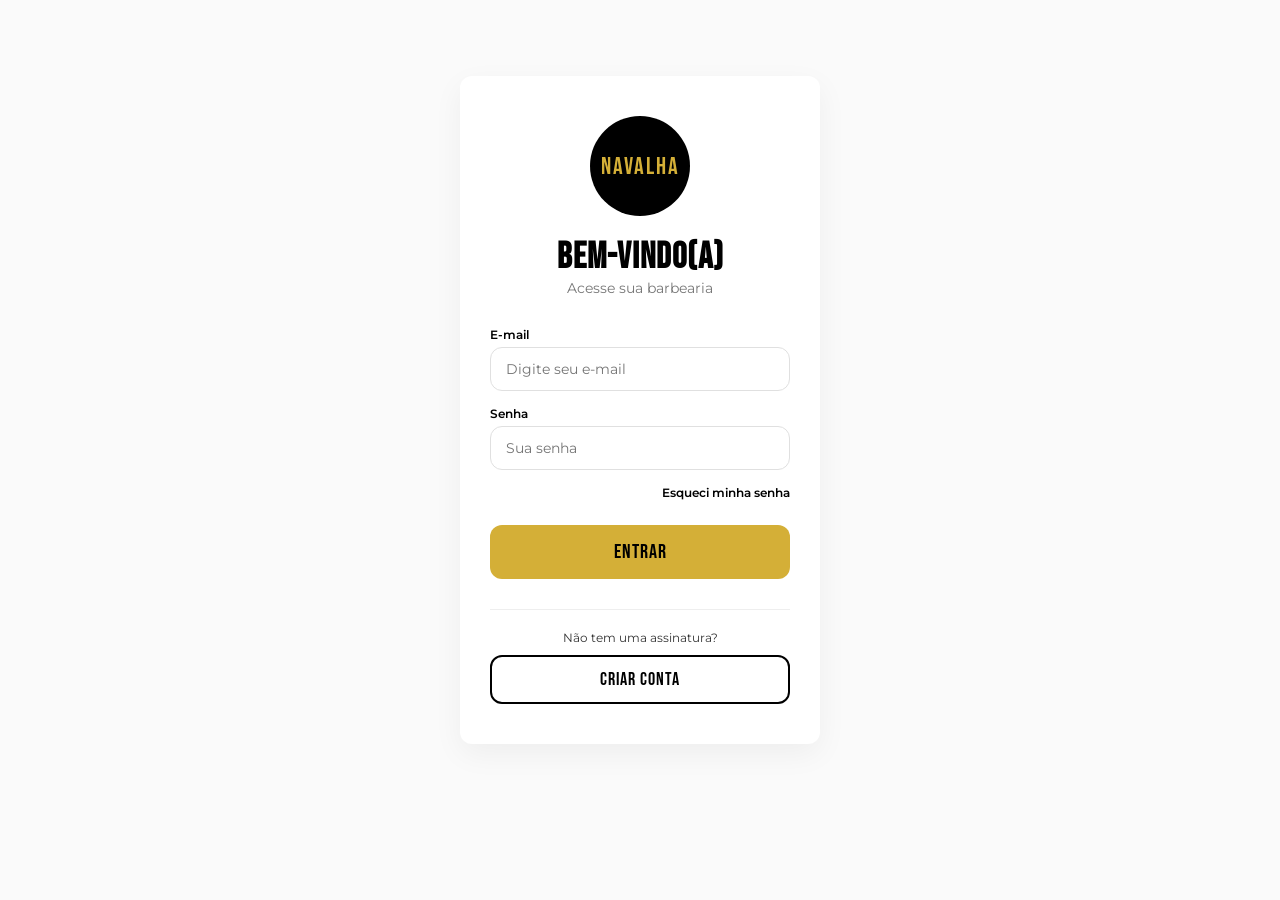
<file: index.html>
<!DOCTYPE html>
<html lang="pt-BR">
<head>
    <meta charset="UTF-8">
    <meta name="viewport" content="width=device-width, initial-scale=1.0">
    <title>Navalha APP - Login</title>
    
    <link rel="preconnect" href="https://fonts.googleapis.com">
    <link rel="preconnect" href="https://fonts.gstatic.com" crossorigin>
    <link href="https://fonts.googleapis.com/css2?family=Bebas+Neue&family=Montserrat:wght@400;600&display=swap" rel="stylesheet">
    
    <link rel="stylesheet" href="style.css">
</head>
<body>

    <div class="container-login">
        <div class="box-login">
            <div class="logo-area">
                <div class="logo-circle">NAVALHA</div>
            </div>
            
            <h1 class="titulo-app">BEM-VINDO(A)</h1>
            <p class="subtitulo">Acesse sua barbearia</p>

            <form id="form-login">
                <div class="grupo-input">
                    <label for="email">E-mail</label>
                    <input type="email" id="email" placeholder="Digite seu e-mail" required>
                </div>

                <div class="grupo-input">
                    <label for="senha">Senha</label>
                    <input type="password" id="senha" placeholder="Sua senha" required>
                </div>

                <a href="#" class="link-esqueci-senha">Esqueci minha senha</a>

                <button type="submit" class="btn-principal">ENTRAR</button>
            </form>

            <div class="area-cadastro">
                <p>Não tem uma assinatura?</p>
                <button class="btn-secundario" onclick="window.location.href='cadastro.html'">CRIAR CONTA</button>
            </div>
        </div>
    </div>

    <script src="app.js"></script>
</body>
</html>
</file>
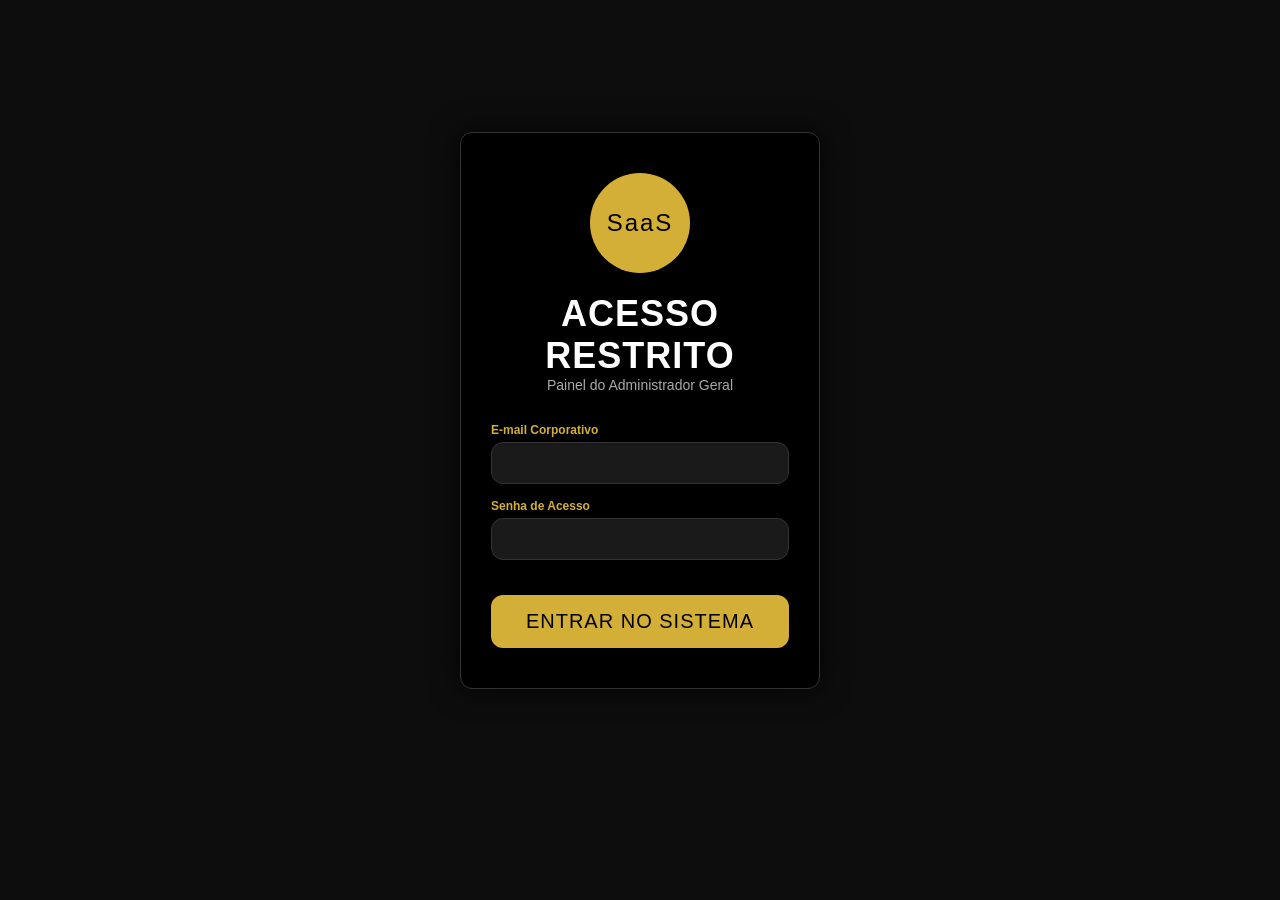
<file: admin-suporte.html>
<!DOCTYPE html>
<html lang="pt-BR">
<head>
    <meta charset="UTF-8">
    <meta name="viewport" content="width=device-width, initial-scale=1.0">
    <title>Navalha APP - Suporte SaaS</title>
    <link rel="preconnect" href="https://fonts.googleapis.com">
    <link rel="preconnect" href="https://fonts.gstatic.com" crossorigin>
    <link href="https://fonts.googleapis.com/css2?family=Bebas+Neue&family=Montserrat:wght@400;600;700&display=swap" rel="stylesheet">
    <link rel="stylesheet" href="https://fonts.googleapis.com/css2?family=Material+Symbols+Rounded:opsz,wght,FILL,GRAD@24,400,0,0" />
    <link rel="stylesheet" href="style.css">
</head>
<body class="fundo-admin-painel">

    <header class="topo-admin">
        <div class="logo-redonda-pequena" style="background: var(--cor-destaque); color: #000;">SaaS</div>
        <div class="info-topo">
            <h2 style="color: #FFF;">Central de Suporte</h2>
        </div>
    </header>

    <main class="container-dashboard">
        
        <div id="lista-chamados-admin">
            <p style="text-align: center; color: #888; padding: 20px;">Carregando mensagens...</p>
        </div>

    </main>

    <nav class="menu-inferior menu-admin">
        <a href="admin-painel.html" class="menu-item">
            <span class="material-symbols-rounded">monitoring</span>
            <span>Dashboard</span>
        </a>
        <a href="admin-usuarios.html" class="menu-item">
            <span class="material-symbols-rounded">manage_accounts</span>
            <span>Utilizadores</span>
        </a>
        <a href="admin-suporte.html" class="menu-item ativo">
            <span class="material-symbols-rounded">forum</span>
            <span>Suporte</span>
        </a>
        <a href="#" class="menu-item" onclick="alert('Em breve: Configurações do Admin')">
            <span class="material-symbols-rounded">admin_panel_settings</span>
            <span>Config.</span>
        </a>
    </nav>

    <script src="admin-suporte.js"></script>
</body>
</html>
</file>
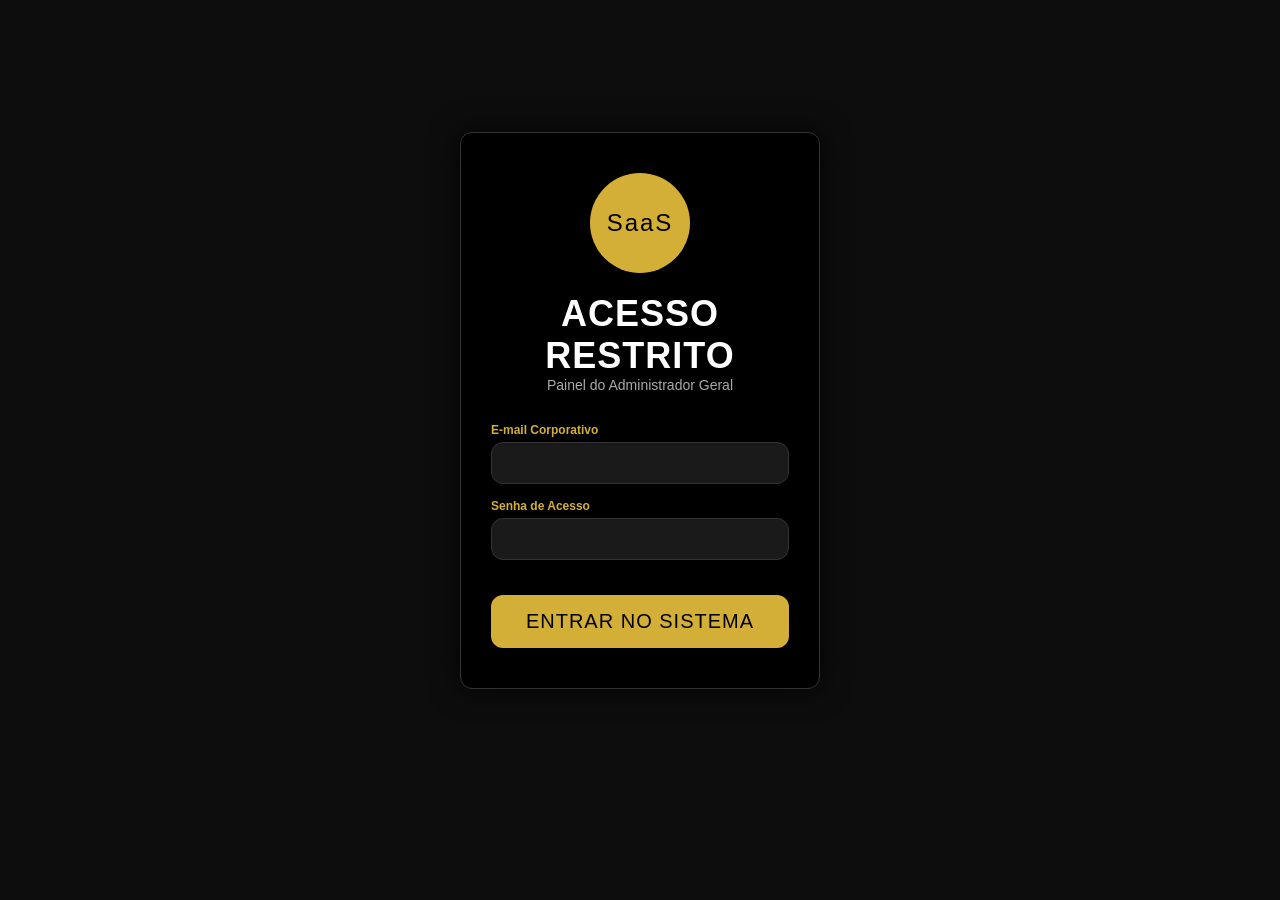
<file: admin-usuarios.html>
<!DOCTYPE html>
<html lang="pt-PT">
<head>
    <meta charset="UTF-8">
    <meta name="viewport" content="width=device-width, initial-scale=1.0">
    <title>Navalha APP - Gestão de Clientes</title>
    <link rel="preconnect" href="https://fonts.googleapis.com">
    <link rel="preconnect" href="https://fonts.gstatic.com" crossorigin>
    <link href="https://fonts.googleapis.com/css2?family=Bebas+Neue&family=Montserrat:wght@400;600;700&display=swap" rel="stylesheet">
    <link rel="stylesheet" href="https://fonts.googleapis.com/css2?family=Material+Symbols+Rounded:opsz,wght,FILL,GRAD@24,400,0,0" />
    <link rel="stylesheet" href="style.css">
</head>
<body class="fundo-admin-painel">

    <header class="topo-admin">
        <div class="logo-redonda-pequena" style="background: var(--cor-destaque); color: #000;">SaaS</div>
        <div class="info-topo">
            <h2 style="color: #FFF;">Gestão de Barbearias</h2>
        </div>
    </header>

    <main class="container-dashboard">
        
        <div class="cabecalho-acoes-admin" style="margin-bottom: 15px;">
            <div class="grupo-input input-admin" style="margin: 0; flex: 1;">
                <input type="text" id="pesquisa-barbearia" placeholder="Pesquisar por nome ou e-mail..." onkeyup="filtrarUsuarios()">
            </div>
        </div>

        <div id="lista-usuarios-admin">
            <p style="text-align: center; color: #888; padding: 20px;">A carregar lista de clientes...</p>
        </div>

    </main>

    <nav class="menu-inferior menu-admin">
        <a href="admin-painel.html" class="menu-item">
            <span class="material-symbols-rounded">monitoring</span>
            <span>Dashboard</span>
        </a>
        <a href="admin-usuarios.html" class="menu-item ativo">
            <span class="material-symbols-rounded">manage_accounts</span>
            <span>Utilizadores</span>
        </a>
        <a href="admin-suporte.html" class="menu-item">
            <span class="material-symbols-rounded">forum</span>
            <span>Suporte</span>
        </a>
        <a href="#" class="menu-item" onclick="alert('Em breve: Configurações do Admin')">
            <span class="material-symbols-rounded">admin_panel_settings</span>
            <span>Config.</span>
        </a>
    </nav>

    <script src="admin-usuarios.js"></script>
</body>
</html>
</file>
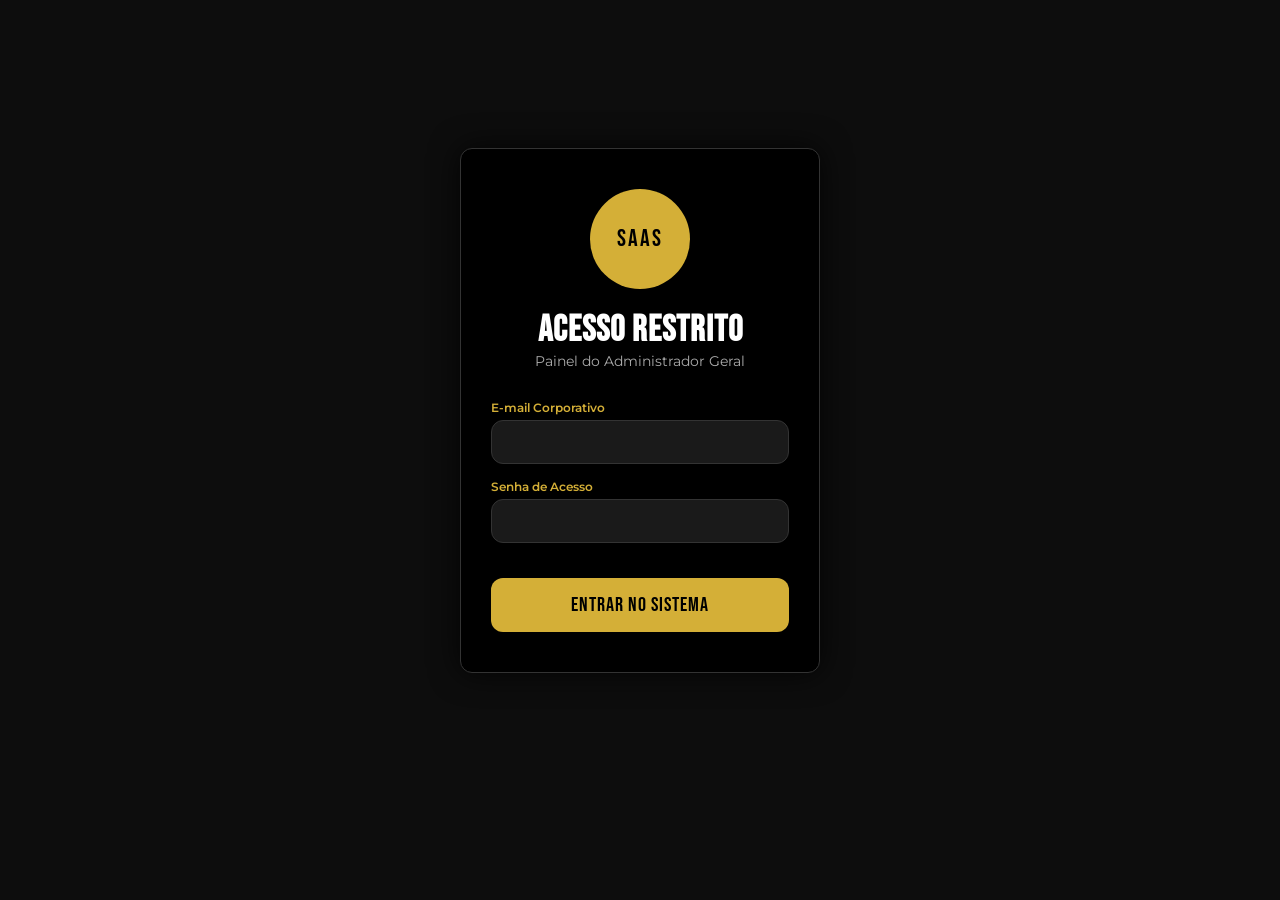
<file: admin.html>
<!DOCTYPE html>
<html lang="pt-BR">
<head>
    <meta charset="UTF-8">
    <meta name="viewport" content="width=device-width, initial-scale=1.0">
    <title>Navalha APP - Painel Admin</title>
    <link rel="preconnect" href="https://fonts.googleapis.com">
    <link rel="preconnect" href="https://fonts.gstatic.com" crossorigin>
    <link href="https://fonts.googleapis.com/css2?family=Bebas+Neue&family=Montserrat:wght@400;600;700&display=swap" rel="stylesheet">
    <link rel="stylesheet" href="style.css">
</head>
<body class="fundo-admin"> <div class="container-login">
        <div class="box-login box-admin">
            <div class="logo-area">
                <div class="logo-circle" style="background: var(--cor-destaque); color: var(--cor-principal);">SaaS</div>
            </div>
            
            <h1 class="titulo-app" style="color: #FFF;">ACESSO RESTRITO</h1>
            <p class="subtitulo" style="color: #AAA;">Painel do Administrador Geral</p>

            <form id="form-admin-login">
                <div class="grupo-input input-admin">
                    <label>E-mail Corporativo</label>
                    <input type="email" id="admin-email" required>
                </div>

                <div class="grupo-input input-admin">
                    <label>Senha de Acesso</label>
                    <input type="password" id="admin-senha" required>
                </div>

                <button type="submit" class="btn-principal" style="margin-top: 20px;">ENTRAR NO SISTEMA</button>
            </form>
        </div>
    </div>

    <script src="admin.js"></script>
</body>
</html>
</file>
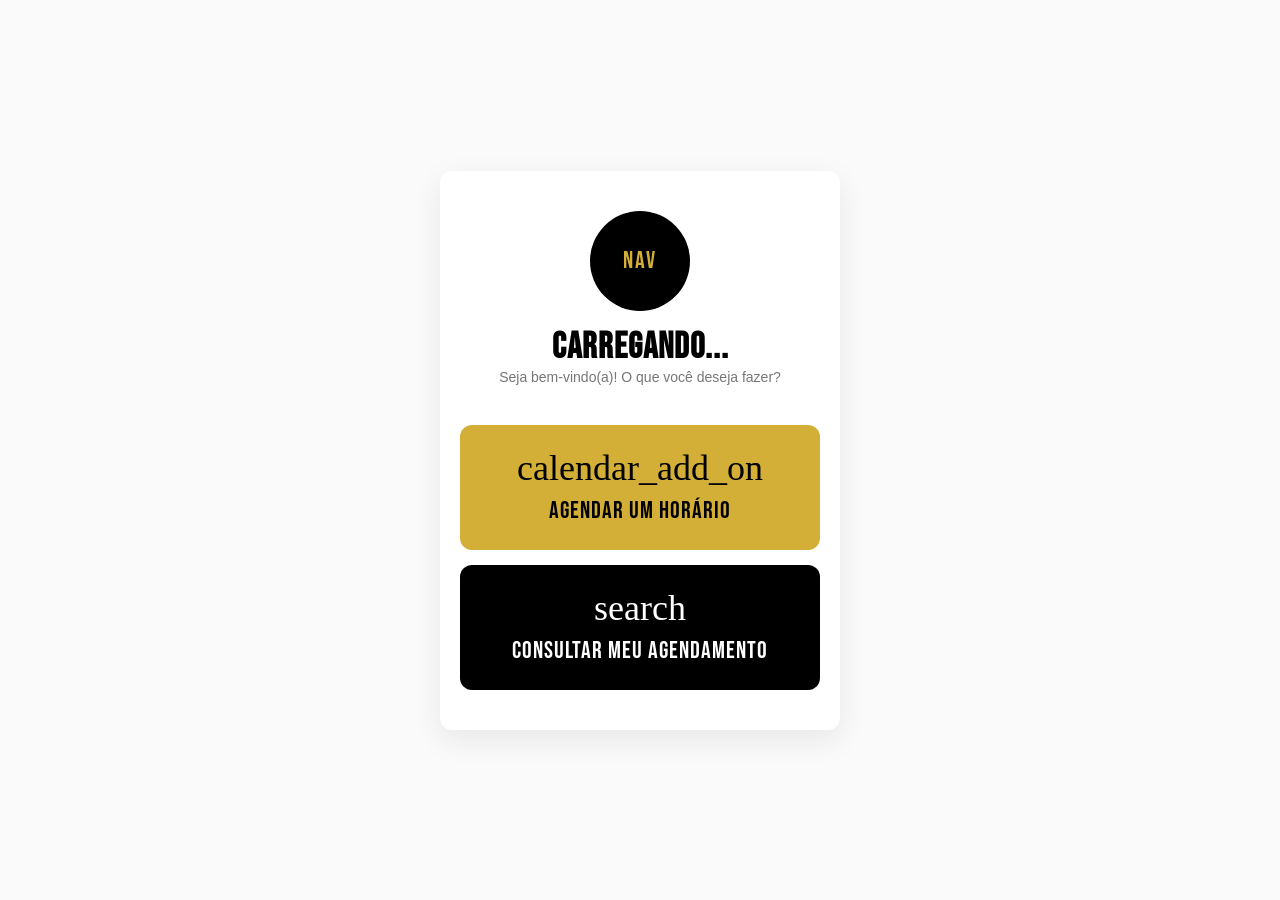
<file: agendar.html>
<!DOCTYPE html>
<html lang="pt-BR">
<head>
    <meta charset="UTF-8">
    <meta name="viewport" content="width=device-width, initial-scale=1.0">
    <title>Navalha APP - Agendar</title>
    <link rel="preconnect" href="https://fonts.googleapis.com">
    <link rel="preconnect" href="https://fonts.gstatic.com" crossorigin>
    <link href="https://fonts.googleapis.com/css2?family=Bebas+Neue&family=Montserrat:wght@400;600;700&display=swap" rel="stylesheet">
    <link rel="stylesheet" href="https://fonts.googleapis.com/css2?family=Material+Symbols+Rounded:opsz,wght,FILL,GRAD@24,400,0,0" />
    <link rel="stylesheet" href="style.css">
</head>
<body class="fundo-cliente">

    <div class="container-cliente">
        
        <div class="topo-agendamento">
            <button onclick="window.history.back()" class="btn-voltar-cliente">
                <span class="material-symbols-rounded">arrow_back</span> Voltar
            </button>
            <h2 id="titulo-passo">1. Identificação</h2>
        </div>

        <div id="passo-1-identificacao">
            
            <div id="area-ja-tenho-cadastro">
                <p class="instrucao-passo">Digite seu WhatsApp para continuar:</p>
                <div class="grupo-input">
                    <input type="tel" id="busca-whatsapp" placeholder="(DDD) 90000-0000">
                </div>
                <button class="btn-principal" onclick="buscarCliente()" id="btn-buscar-cliente">CONTINUAR</button>
                
                <div class="divisor-ou"><span>OU</span></div>
                
                <button class="btn-secundario" onclick="mostrarAreaCadastro()">SOU UM NOVO CLIENTE</button>
            </div>

            <div id="area-novo-cadastro" style="display: none;">
                <p class="instrucao-passo">Preencha seus dados rapidamente:</p>
                <form id="form-cadastro-cliente">
                    <div class="grupo-input">
                        <label>Nome Completo</label>
                        <input type="text" id="cad-nome" required>
                    </div>
                    <div class="grupo-input">
                        <label>WhatsApp</label>
                        <input type="tel" id="cad-whatsapp" placeholder="(DDD) 90000-0000" required>
                    </div>
                    <div class="grupo-input">
                        <label>E-mail (Opcional)</label>
                        <input type="email" id="cad-email">
                    </div>
                    <div class="grupo-input">
                        <label>Data de Nascimento</label>
                        <input type="date" id="cad-nascimento" required>
                    </div>
                    <button type="submit" class="btn-principal" id="btn-salvar-cliente">CADASTRAR E CONTINUAR</button>
                </form>
                
                <button class="btn-voltar-simples" onclick="mostrarAreaBusca()">Já tenho cadastro</button>
            </div>
        </div>

        <div id="passo-2-barbeiros" style="display: none;">
            <p class="instrucao-passo">Com quem você deseja cortar?</p>
            
            <div id="lista-barbeiros-cliente" class="grid-barbeiros">
                </div>
        </div>

        <div id="passo-3-servicos" style="display: none;">
            <p class="instrucao-passo">O que vamos fazer hoje?</p>
            
            <div id="lista-servicos-cliente" class="grid-servicos">
                </div>

            <div class="rodape-total" id="rodape-total" style="display: none;">
                <div class="info-total">
                    <p>Total: <b id="valor-total-tela">R$ 0,00</b></p>
                    <span id="tempo-total-tela">0 min</span>
                </div>
                <button class="btn-principal" onclick="avancarParaEscolherDataHora()">ESCOLHER HORÁRIO</button>
            </div>
        </div>

        <div id="passo-4-data-hora" style="display: none;">
            <p class="instrucao-passo">Para qual dia você quer agendar?</p>
            
            <div class="grupo-input">
                <input type="date" id="data-agendamento" onchange="buscarHorariosDisponiveis()">
            </div>

            <div id="area-horarios" style="display: none; margin-top: 25px;">
                <p class="instrucao-passo">Horários que cabem o seu serviço:</p>
                
                <div class="grid-horarios" id="lista-horarios" style="margin-bottom: 30px;">
                    </div>

                <button class="btn-principal" id="btn-continuar-resumo" style="display: none; width: 100%;" onclick="avancarParaResumo()">
                    IR PARA RESUMO FINAL
                </button>
            </div>
        </div>

        <div id="passo-5-resumo" style="display: none;">
            <div class="cartao-resumo">
                <span class="material-symbols-rounded icone-sucesso">check_circle</span>
                <h3>Quase lá!</h3>
                <p>Confira os dados do seu agendamento:</p>
                
                <div class="detalhes-resumo">
                    <p><b>Profissional:</b> <span id="resumo-barbeiro"></span></p>
                    <p><b>Data:</b> <span id="resumo-data"></span> às <span id="resumo-hora"></span></p>
                    <p><b>Serviços:</b> <span id="resumo-servicos"></span></p>
                    <hr>
                    <p class="resumo-destaque"><b>Total a Pagar:</b> <span id="resumo-valor"></span></p>
                </div>
            </div>

            <button class="btn-gigante btn-mostarda" id="btn-confirmar-final" onclick="confirmarAgendamento()">
                CONFIRMAR AGENDAMENTO
            </button>
            <p class="aviso-notificacao">Você poderá ativar um lembrete no próximo passo.</p>
        </div>

        <div id="passo-6-sucesso" style="display: none; text-align: center;">
            <div class="cartao-resumo" style="text-align: center; margin-top: 20px;">
                <span class="material-symbols-rounded icone-sucesso" style="font-size: 60px;">check_circle</span>
                <h3 style="font-size: 28px; margin-bottom: 10px;">Agendado!</h3>
                <p>Seu horário foi confirmado com sucesso.</p>
            </div>

            <button class="btn-gigante btn-mostarda" onclick="enviarWhatsAppBarbeiro()" style="margin-bottom: 15px; background-color: #25D366; color: white;">
                <span class="material-symbols-rounded">chat</span>
                ENVIAR COMPROVANTE (WHATSAPP)
            </button>

            <button class="btn-gigante btn-escuro" onclick="ativarNotificacoesCliente()" style="margin-bottom: 15px;">
                <span class="material-symbols-rounded">notifications_active</span>
                ATIVAR LEMBRETE DE HORÁRIO
            </button>

            <button class="btn-voltar-simples" onclick="voltarAoInicioCliente()">Voltar ao Início</button>
        </div>
        
        </div>

    <script src="agendar.js"></script>
</body>
</html>
</file>
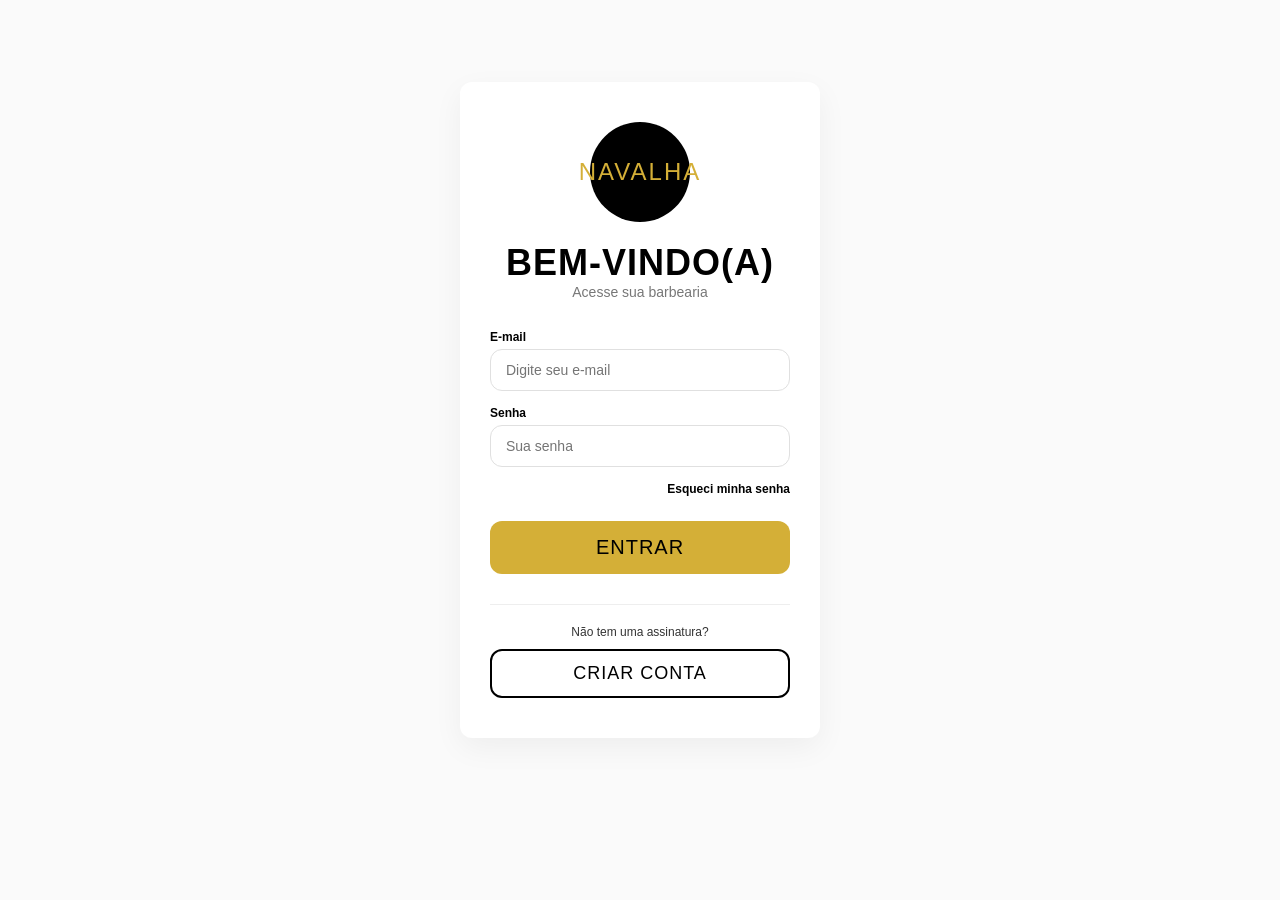
<file: barbeiros.html>
<!DOCTYPE html>
<html lang="pt-BR">
<head>
    <meta charset="UTF-8">
    <meta name="viewport" content="width=device-width, initial-scale=1.0">
    <title>Navalha APP - Equipe</title>
    <link rel="preconnect" href="https://fonts.googleapis.com">
    <link rel="preconnect" href="https://fonts.gstatic.com" crossorigin>
    <link href="https://fonts.googleapis.com/css2?family=Bebas+Neue&family=Montserrat:wght@400;600;700&display=swap" rel="stylesheet">
    <link rel="stylesheet" href="https://fonts.googleapis.com/css2?family=Material+Symbols+Rounded:opsz,wght,FILL,GRAD@24,400,0,0" />
    <link rel="stylesheet" href="style.css">
</head>
<body class="fundo-cinza">

    <header class="topo-app">
        <div class="logo-redonda-pequena">NAV</div>
        <div class="info-topo">
            <h2>Nossa Equipe</h2>
        </div>
    </header>

    <main class="container-dashboard">
        
        <button class="btn-principal btn-adicionar" onclick="abrirModalNovo()">
            <span class="material-symbols-rounded">add_circle</span>
            Cadastrar Novo Profissional
        </button>

        <div id="lista-equipe">
            </div>

    </main>

    <div id="modal-barbeiro" class="modal-overlay" style="display: none;">
        <div class="modal-conteudo">
            <h2 id="titulo-modal" style="font-family: 'Bebas Neue'; color: var(--cor-principal); font-size: 24px; margin-bottom: 20px;">Cadastrar Profissional</h2>
            
            <form id="form-novo-barbeiro">
                <input type="hidden" id="barbeiro-id"> <div style="display: flex; gap: 10px; align-items: center; margin-bottom: 15px;">
                    <img id="preview-foto" src="" style="width: 50px; height: 50px; border-radius: 50%; display: none; object-fit: cover;">
                    <div class="grupo-input" style="flex: 1; margin: 0;">
                        <label>Foto (Opcional)</label>
                        <input type="file" id="barbeiro-foto" accept="image/*">
                    </div>
                </div>

                <div class="grupo-input">
                    <label>Nome do Profissional</label>
                    <input type="text" id="barbeiro-nome" required>
                </div>

                <div class="grupo-input">
                    <label>WhatsApp (Opcional)</label>
                    <input type="tel" id="barbeiro-telefone" placeholder="(DDD) 90000-0000">
                </div>

                <hr style="border: none; border-top: 1px dashed #CCC; margin: 20px 0;">

                <div class="grupo-input">
                    <label style="color: var(--cor-destaque); font-size: 14px;">Serviços que ele realiza:</label>
                    <div style="display: flex; gap: 5px; margin-bottom: 10px;">
                        <input type="text" id="input-servico-nome" placeholder="Ex: Corte" style="flex: 2; padding: 10px; border: 1px solid #CCC; border-radius: 5px; font-family: 'Montserrat';">
                        <input type="number" id="input-servico-valor" placeholder="R$" style="flex: 1; padding: 10px; border: 1px solid #CCC; border-radius: 5px; font-family: 'Montserrat';">
                        <input type="text" id="input-servico-tempo" placeholder="Ex: 40min" style="flex: 1; padding: 10px; border: 1px solid #CCC; border-radius: 5px; font-family: 'Montserrat';">
                        <button type="button" onclick="addServico()" style="background: var(--cor-principal); color: #FFF; border: none; border-radius: 5px; padding: 0 15px; cursor: pointer;">+</button>
                    </div>
                    <div id="lista-servicos-adicionados" style="display: flex; flex-direction: column; gap: 5px; font-size: 12px; color: #555;"></div>
                </div>

                <hr style="border: none; border-top: 1px dashed #CCC; margin: 20px 0;">

                <div class="grupo-input">
                    <label style="color: var(--cor-destaque); font-size: 14px;">Horários de Trabalho:</label>
                    <div style="display: flex; gap: 5px; margin-bottom: 10px;">
                        <select id="input-horario-dia" style="flex: 2; padding: 10px; border: 1px solid #CCC; border-radius: 5px; font-family: 'Montserrat';">
                            <option value="Segunda">Segunda</option>
                            <option value="Terça">Terça</option>
                            <option value="Quarta">Quarta</option>
                            <option value="Quinta">Quinta</option>
                            <option value="Sexta">Sexta</option>
                            <option value="Sábado">Sábado</option>
                            <option value="Domingo">Domingo</option>
                        </select>
                        <input type="time" id="input-horario-inicio" style="flex: 1; padding: 10px; border: 1px solid #CCC; border-radius: 5px; font-family: 'Montserrat';">
                        <input type="time" id="input-horario-fim" style="flex: 1; padding: 10px; border: 1px solid #CCC; border-radius: 5px; font-family: 'Montserrat';">
                        <button type="button" onclick="addHorario()" style="background: var(--cor-principal); color: #FFF; border: none; border-radius: 5px; padding: 0 15px; cursor: pointer;">+</button>
                    </div>
                    <div id="lista-horarios-adicionados" style="display: flex; flex-direction: column; gap: 5px; font-size: 12px; color: #555;"></div>
                </div>

                <div style="display: flex; gap: 10px; margin-top: 25px;">
                    <button type="button" class="btn-voltar-simples" style="flex: 1; border: 1px solid #CCC; padding: 12px; border-radius: 5px;" onclick="fecharModal()">Cancelar</button>
                    <button type="submit" class="btn-principal" id="btn-salvar-form" style="flex: 1;">SALVAR</button>
                </div>
            </form>
        </div>
    </div>

    <nav class="menu-inferior">
        <a href="dashboard.html" class="menu-item"><span class="material-symbols-rounded">space_dashboard</span><span>Início</span></a>
        <a href="agendamentos.html" class="menu-item"><span class="material-symbols-rounded">calendar_month</span><span>Agenda</span></a>
        <a href="barbeiros.html" class="menu-item ativo"><span class="material-symbols-rounded">content_cut</span><span>Equipe</span></a>
        <a href="link.html" class="menu-item"><span class="material-symbols-rounded">share</span><span>Link</span></a>
        <a href="perfil.html" class="menu-item"><span class="material-symbols-rounded">person</span><span>Perfil</span></a>
    </nav>

    <script src="barbeiros.js"></script>
</body>
</html>
</file>
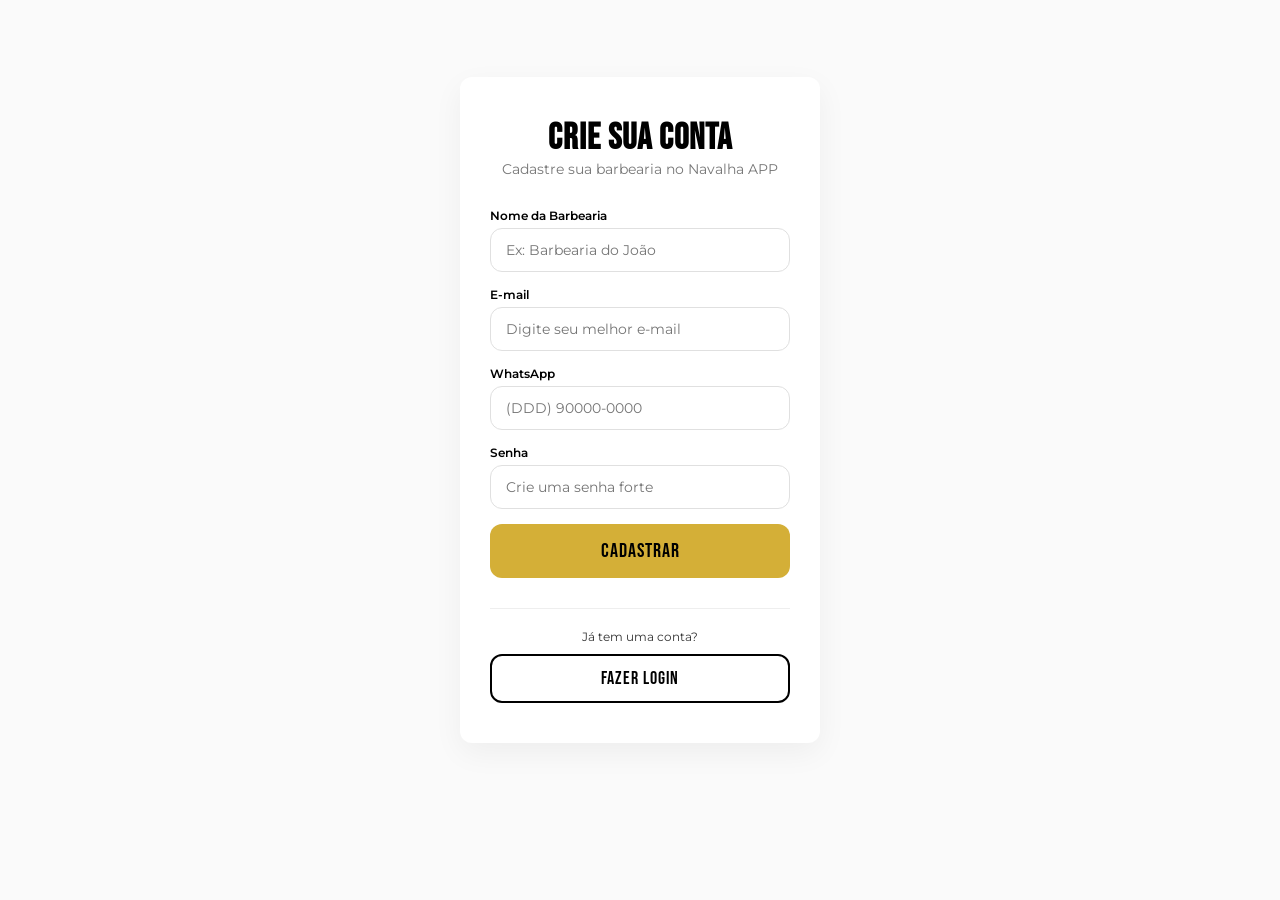
<file: cadastro.html>
<!DOCTYPE html>
<html lang="pt-BR">
<head>
    <meta charset="UTF-8">
    <meta name="viewport" content="width=device-width, initial-scale=1.0">
    <title>Navalha APP - Cadastro</title>
    <link rel="preconnect" href="https://fonts.googleapis.com">
    <link rel="preconnect" href="https://fonts.gstatic.com" crossorigin>
    <link href="https://fonts.googleapis.com/css2?family=Bebas+Neue&family=Montserrat:wght@400;600&display=swap" rel="stylesheet">
    <link rel="stylesheet" href="style.css"> </head>
<body>

    <div class="container-login">
        <div class="box-login">
            <h1 class="titulo-app">CRIE SUA CONTA</h1>
            <p class="subtitulo">Cadastre sua barbearia no Navalha APP</p>

            <form id="form-cadastro">
                <div class="grupo-input">
                    <label for="nome">Nome da Barbearia</label>
                    <input type="text" id="nome" placeholder="Ex: Barbearia do João" required>
                </div>

                <div class="grupo-input">
                    <label for="email">E-mail</label>
                    <input type="email" id="email" placeholder="Digite seu melhor e-mail" required>
                </div>

                <div class="grupo-input">
                    <label for="whatsapp">WhatsApp</label>
                    <input type="tel" id="whatsapp" placeholder="(DDD) 90000-0000" required>
                </div>

                <div class="grupo-input">
                    <label for="senha">Senha</label>
                    <input type="password" id="senha" placeholder="Crie uma senha forte" required>
                </div>

                <button type="submit" class="btn-principal">CADASTRAR</button>
            </form>

            <div class="area-cadastro">
                <p>Já tem uma conta?</p>
                <button class="btn-secundario" onclick="window.location.href='index.html'">FAZER LOGIN</button>
            </div>
        </div>
    </div>

    <script src="cadastro.js"></script>
</body>
</html>
</file>
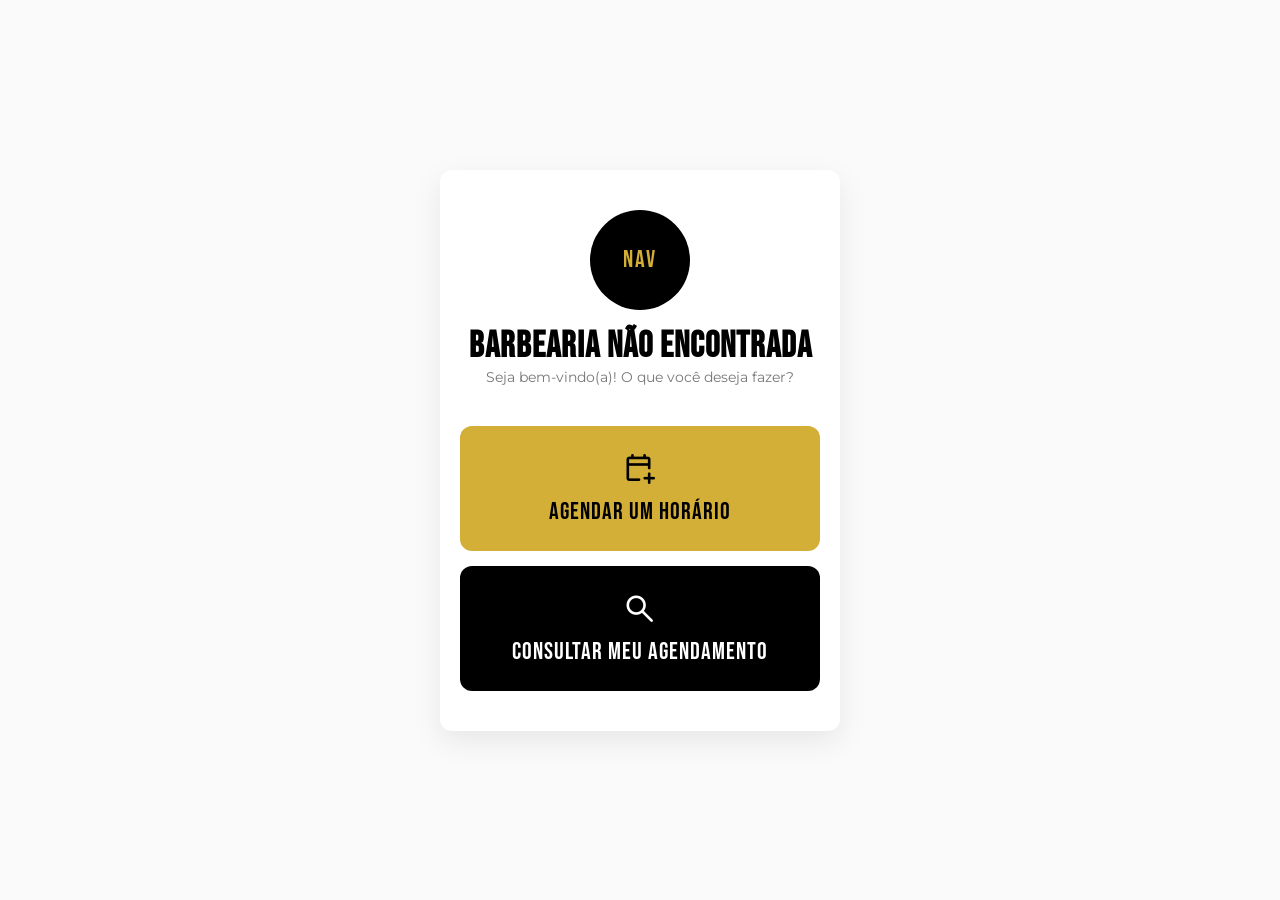
<file: cliente.html>
<!DOCTYPE html>
<html lang="pt-BR">
<head>
    <meta charset="UTF-8">
    <meta name="viewport" content="width=device-width, initial-scale=1.0">
    <title>Navalha APP - Bem-vindo</title>
    <link rel="preconnect" href="https://fonts.googleapis.com">
    <link rel="preconnect" href="https://fonts.gstatic.com" crossorigin>
    <link href="https://fonts.googleapis.com/css2?family=Bebas+Neue&family=Montserrat:wght@400;600;700&display=swap" rel="stylesheet">
    <link rel="stylesheet" href="https://fonts.googleapis.com/css2?family=Material+Symbols+Rounded:opsz,wght,FILL,GRAD@24,400,0,0" />
    <link rel="stylesheet" href="style.css">
</head>
<body class="fundo-cliente"> <div class="container-cliente">
        
        <div class="topo-cliente">
            <div class="logo-circle" id="logo-cliente-tela" style="margin: 0 auto 15px auto;">NAV</div>
            <h1 class="titulo-app" id="nome-barbearia-cliente">Carregando...</h1>
            <p class="subtitulo">Seja bem-vindo(a)! O que você deseja fazer?</p>
        </div>

        <div class="opcoes-cliente">
            
            <button class="btn-gigante btn-mostarda" onclick="irParaAgendamento()">
                <span class="material-symbols-rounded">calendar_add_on</span>
                AGENDAR UM HORÁRIO
            </button>

            <button class="btn-gigante btn-escuro" onclick="irParaConsulta()">
                <span class="material-symbols-rounded">search</span>
                CONSULTAR MEU AGENDAMENTO
            </button>

        </div>

    </div>

    <script src="cliente.js"></script>
</body>
</html>
</file>
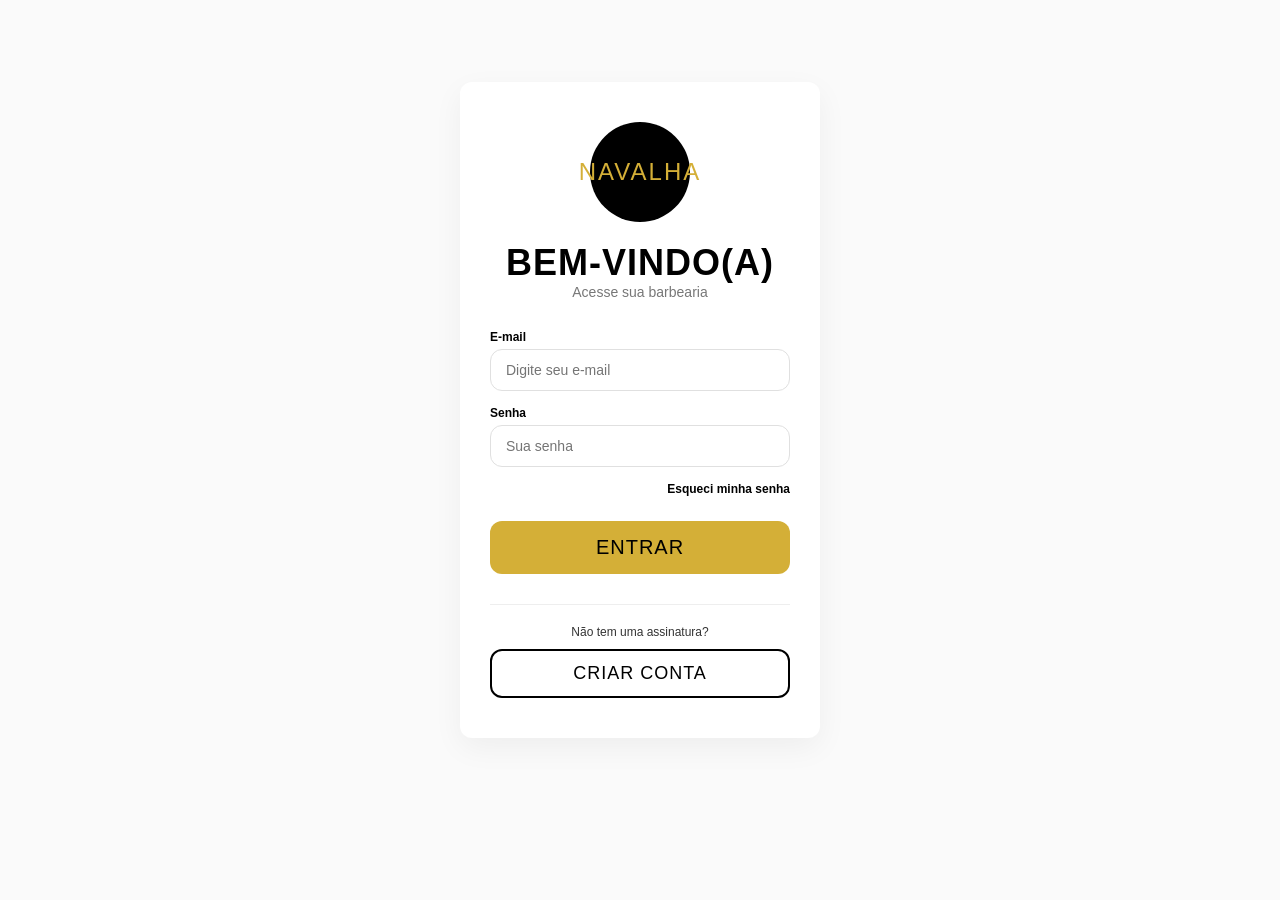
<file: link.html>
<!DOCTYPE html>
<html lang="pt-BR">
<head>
    <meta charset="UTF-8">
    <meta name="viewport" content="width=device-width, initial-scale=1.0">
    <title>Navalha APP - Seu Link</title>
    <link rel="preconnect" href="https://fonts.googleapis.com">
    <link rel="preconnect" href="https://fonts.gstatic.com" crossorigin>
    <link href="https://fonts.googleapis.com/css2?family=Bebas+Neue&family=Montserrat:wght@400;600;700&display=swap" rel="stylesheet">
    <link rel="stylesheet" href="https://fonts.googleapis.com/css2?family=Material+Symbols+Rounded:opsz,wght,FILL,GRAD@24,400,0,0" />
    <link rel="stylesheet" href="style.css">
</head>
<body class="fundo-cinza">

    <header class="topo-app">
        <div class="logo-redonda-pequena">NAV</div>
        <div class="info-topo">
            <h2>Link de Agendamento</h2>
        </div>
    </header>

    <main class="container-dashboard">
        
        <div class="cartao-link">
            <div class="icone-destaque">
                <span class="material-symbols-rounded">share</span>
            </div>
            <h3>Seu Link Exclusivo</h3>
            <p>Compartilhe este link no seu Instagram ou WhatsApp para seus clientes agendarem horários.</p>
            
            <div class="caixa-texto-link" id="texto-link">
                Gerando link...
            </div>

            <button class="btn-principal btn-copiar" onclick="copiarLink()">
                <span class="material-symbols-rounded">content_copy</span>
                COPIAR LINK
            </button>
            
            <button class="btn-secundario btn-whatsapp" onclick="compartilharWhatsApp()">
                Compartilhar no WhatsApp
            </button>
        </div>

    </main>

    <nav class="menu-inferior">
        <a href="dashboard.html" class="menu-item">
            <span class="material-symbols-rounded">space_dashboard</span>
            <span>Início</span>
        </a>
        <a href="agendamentos.html" class="menu-item">
            <span class="material-symbols-rounded">calendar_month</span>
            <span>Agenda</span>
        </a>
        <a href="barbeiros.html" class="menu-item">
            <span class="material-symbols-rounded">content_cut</span>
            <span>Equipe</span>
        </a>
        <a href="link.html" class="menu-item ativo">
            <span class="material-symbols-rounded">share</span>
            <span>Link</span>
        </a>
        <a href="perfil.html" class="menu-item">
            <span class="material-symbols-rounded">person</span>
            <span>Perfil</span>
        </a>
    </nav>

    <script src="link.js"></script>
</body>
</html>
</file>
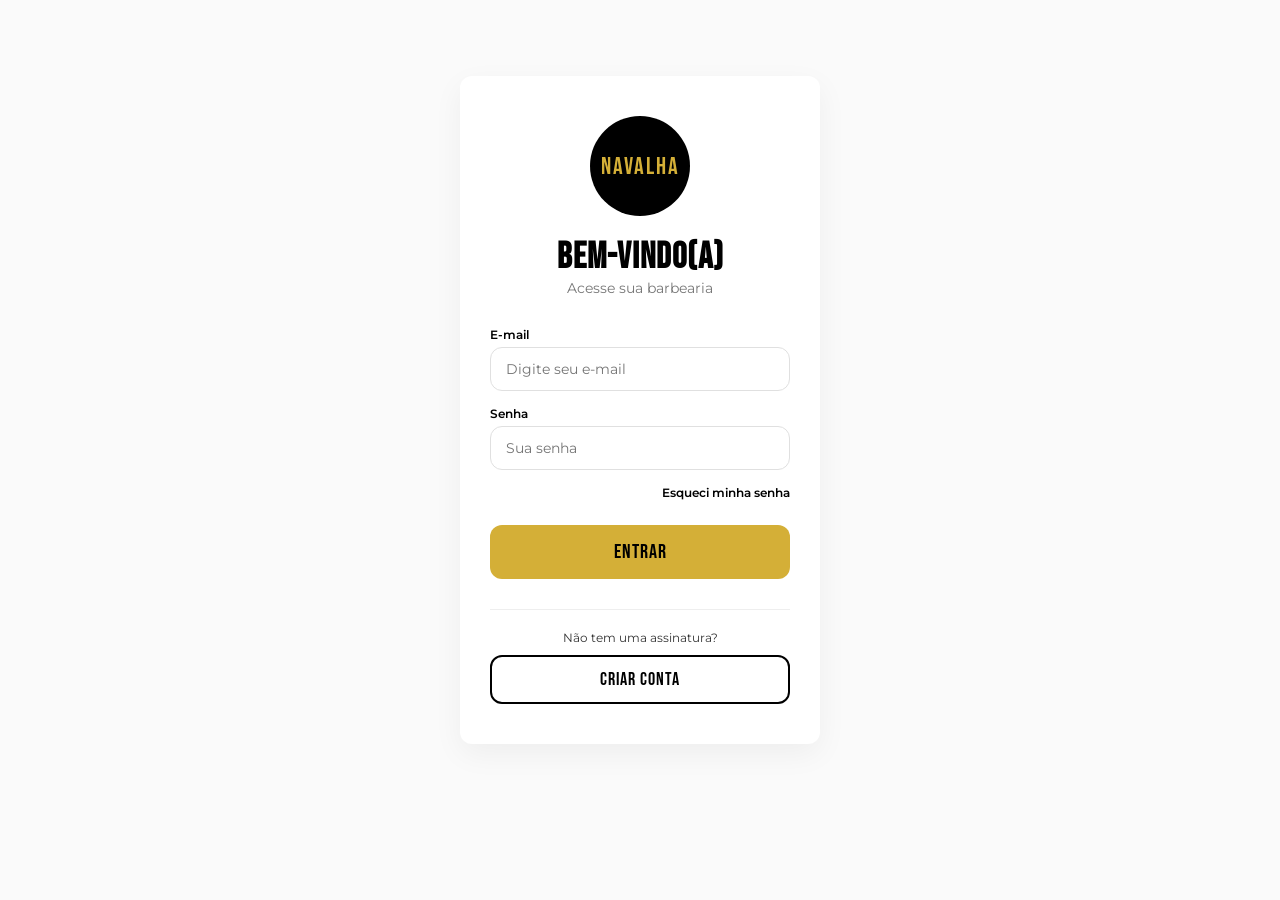
<file: novo-barbeiro.html>
<!DOCTYPE html>
<html lang="pt-BR">
<head>
    <meta charset="UTF-8">
    <meta name="viewport" content="width=device-width, initial-scale=1.0">
    <title>Navalha APP - Novo Barbeiro</title>
    <link rel="preconnect" href="https://fonts.googleapis.com">
    <link rel="preconnect" href="https://fonts.gstatic.com" crossorigin>
    <link href="https://fonts.googleapis.com/css2?family=Bebas+Neue&family=Montserrat:wght@400;600;700&display=swap" rel="stylesheet">
    <link rel="stylesheet" href="https://fonts.googleapis.com/css2?family=Material+Symbols+Rounded:opsz,wght,FILL,GRAD@24,400,0,0" />
    <link rel="stylesheet" href="style.css">
    <style>
        /* Pequenos ajustes visuais extras para esta tela específica */
        .secao-form { background: #FFF; padding: 20px; border-radius: 12px; margin-bottom: 20px; box-shadow: 0 4px 10px rgba(0,0,0,0.03); }
        .secao-form h3 { font-size: 16px; margin-bottom: 15px; border-bottom: 2px solid var(--cor-destaque); padding-bottom: 5px; display: inline-block;}
        .linha-dinamica { display: flex; gap: 10px; margin-bottom: 10px; align-items: center; background: #F9F9F9; padding: 10px; border-radius: 8px;}
        .linha-dinamica input, .linha-dinamica select { width: 100%; padding: 8px; border: 1px solid #DDD; border-radius: 6px; font-family: 'Montserrat'; font-size: 12px;}
        .btn-remover { background: none; border: none; color: #FF4D4D; cursor: pointer; display: flex; align-items: center;}
        .btn-add-linha { background: transparent; border: 1px dashed var(--cor-principal); padding: 8px; width: 100%; border-radius: 6px; cursor: pointer; font-weight: 600; font-size: 12px; margin-top: 10px;}
    </style>
</head>
<body class="fundo-cinza" style="padding-bottom: 20px;"> <header class="topo-app">
        <button onclick="window.location.href='barbeiros.html'" style="background:none; border:none; color:#FFF; display:flex; cursor:pointer;">
            <span class="material-symbols-rounded">arrow_back_ios</span>
        </button>
        <div class="info-topo">
            <h2>Novo Profissional</h2>
        </div>
    </header>

    <main class="container-dashboard">
        <form id="form-barbeiro">
            
            <div class="secao-form">
                <h3>Dados Básicos</h3>
                <div class="grupo-input">
                    <label>Nome do Barbeiro</label>
                    <input type="text" id="nome-barbeiro" placeholder="Ex: João Silva" required>
                </div>
            </div>

            <div class="secao-form">
                <h3>Serviços Realizados</h3>
                <div id="container-servicos">
                    <div class="linha-dinamica servico-item">
                        <input type="text" placeholder="Nome (Ex: Corte)" class="servico-nome" required>
                        <input type="number" placeholder="R$ (Ex: 40)" class="servico-valor" required>
                        <input type="number" placeholder="Minutos (Ex: 30)" class="servico-tempo" required>
                    </div>
                </div>
                <button type="button" class="btn-add-linha" onclick="adicionarServico()">+ Adicionar outro serviço</button>
            </div>

            <div class="secao-form">
                <h3>Horários de Trabalho</h3>
                <div id="container-horarios">
                    <div class="linha-dinamica horario-item">
                        <select class="horario-dia">
                            <option value="Segunda">Segunda</option>
                            <option value="Terça">Terça</option>
                            <option value="Quarta">Quarta</option>
                            <option value="Quinta">Quinta</option>
                            <option value="Sexta">Sexta</option>
                            <option value="Sábado">Sábado</option>
                            <option value="Domingo">Domingo</option>
                        </select>
                        <input type="time" class="horario-inicio" required>
                        <span>às</span>
                        <input type="time" class="horario-fim" required>
                    </div>
                </div>
                <button type="button" class="btn-add-linha" onclick="adicionarHorario()">+ Adicionar outro horário</button>
            </div>

            <button type="submit" class="btn-principal" style="margin-top: 10px;">SALVAR PROFISSIONAL</button>
        </form>
    </main>

    <script src="novo-barbeiro.js"></script>
</body>
</html>
</file>
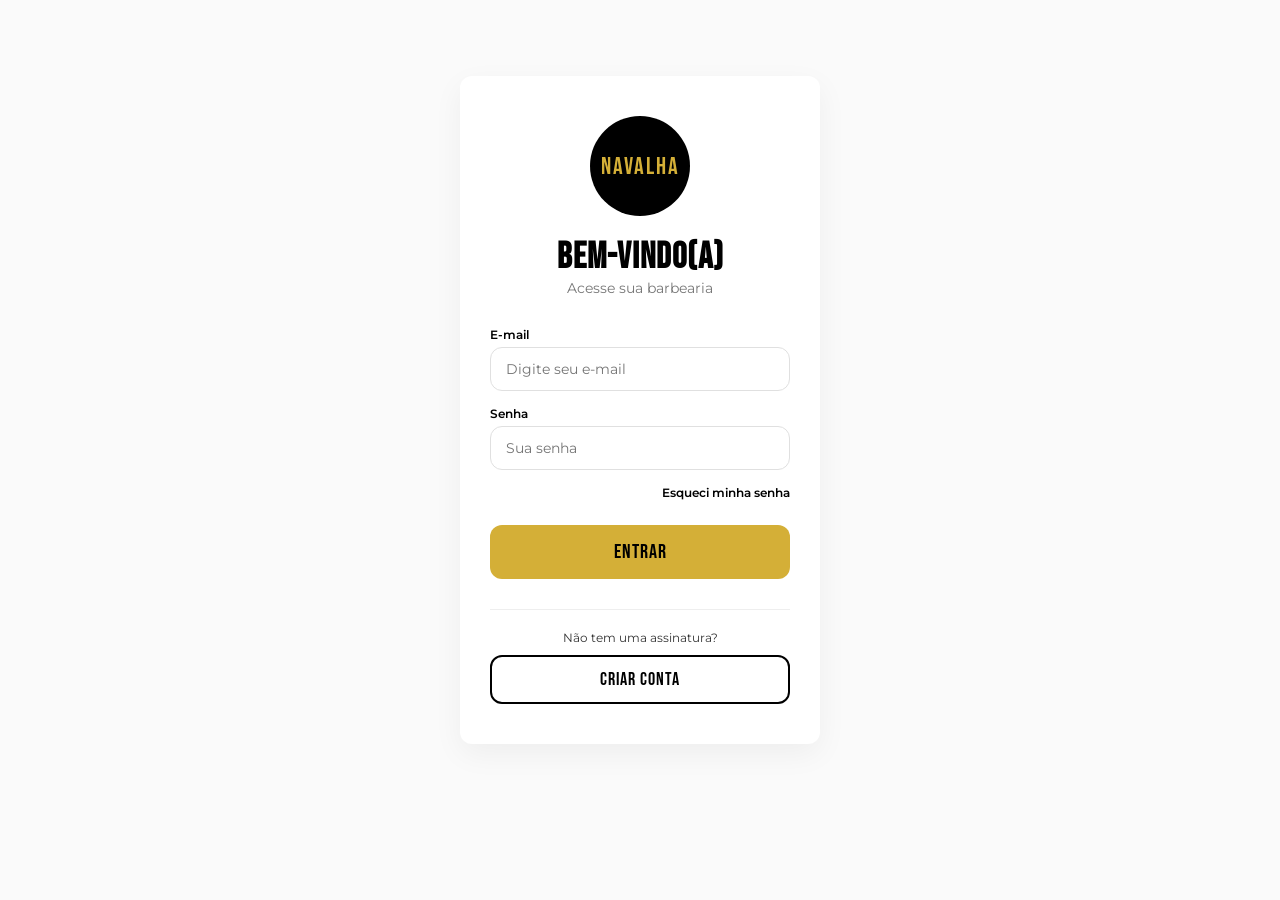
<file: perfil.html>
<!DOCTYPE html>
<html lang="pt-BR">
<head>
    <meta charset="UTF-8">
    <meta name="viewport" content="width=device-width, initial-scale=1.0">
    <title>Navalha APP - Meu Perfil</title>
    <link rel="preconnect" href="https://fonts.googleapis.com">
    <link rel="preconnect" href="https://fonts.gstatic.com" crossorigin>
    <link href="https://fonts.googleapis.com/css2?family=Bebas+Neue&family=Montserrat:wght@400;600;700&display=swap" rel="stylesheet">
    <link rel="stylesheet" href="https://fonts.googleapis.com/css2?family=Material+Symbols+Rounded:opsz,wght,FILL,GRAD@24,400,0,0" />
    <link rel="stylesheet" href="style.css">
</head>
<body class="fundo-cinza">

    <header class="topo-app">
        <div class="logo-redonda-pequena">NAV</div>
        <div class="info-topo">
            <h2>Meu Perfil</h2>
            <button onclick="sairDoApp()" class="btn-sair">Sair do App</button>
        </div>
    </header>

    <main class="container-dashboard">
        
        <div class="cartao-perfil">
            <div class="cabecalho-perfil">
                <span class="material-symbols-rounded">storefront</span>
                <h3>Dados da Barbearia</h3>
            </div>
            
            <form id="form-editar-perfil">
                
                <div style="display: flex; gap: 15px; align-items: center; margin-bottom: 20px;">
                    <img id="preview-logo" src="" style="width: 70px; height: 70px; border-radius: 50%; display: none; object-fit: cover; border: 2px solid var(--cor-destaque);">
                    <div id="placeholder-logo" class="logo-circle" style="width: 70px; height: 70px; margin: 0; display: flex; align-items: center; justify-content: center; font-size: 20px;">NAV</div>
                    <div class="grupo-input" style="flex: 1; margin: 0;">
                        <label>Logo da Barbearia</label>
                        <input type="file" id="input-logo" accept="image/*">
                    </div>
                </div>
                <div class="grupo-input">
                    <label>Nome da Barbearia</label>
                    <input type="text" id="perfil-nome" placeholder="Carregando..." required>
                </div>
                <div class="grupo-input">
                    <label>E-mail (Login)</label>
                    <input type="email" id="perfil-email" disabled style="background-color: #F9F9F9; color: #888; border: 1px dashed #CCC;">
                </div>
                <div class="grupo-input">
                    <label>WhatsApp</label>
                    <input type="tel" id="perfil-whatsapp" placeholder="(DDD) 90000-0000" required>
                </div>
                <div class="grupo-input">
                    <label>Nova Senha (Opcional)</label>
                    <input type="password" id="perfil-senha" placeholder="Digite apenas para alterar">
                </div>
                <button type="submit" class="btn-principal" style="font-size: 16px; padding: 12px; margin-top: 5px;">SALVAR ALTERAÇÕES</button>
            </form>
        </div>

        <div class="cartao-cyberpunk">
            <div class="conteudo-cyberpunk">
                <div class="cabecalho-cyber">
                    <span class="material-symbols-rounded icone-neon">workspace_premium</span>
                    <h3>NAVALHA PRO</h3>
                </div>
                
                <div class="painel-status">
                    <div class="status-neon">
                        <span class="ponto-pulsante"></span> ATIVO
                    </div>
                    <div class="dados-sistema">
                        <p class="label-cyber">TEMPO RESTANTE</p>
                        <p class="dias-restantes-cyber"><b id="dias-texto">28</b> DIAS</p>
                    </div>
                </div>

                <p class="beneficios-cyber">SISTEMA_OPERACIONAL // ACESSO TOTAL AOS RECURSOS PREMIUM DE GESTÃO E AGENDAMENTO.</p>

                <button class="btn-link-cancelar-cyber" onclick="cancelarAssinatura()">[ ENCERRAR_CONEXÃO_ ]</button>
            </div>
        </div>

        <div class="cartao-perfil cartao-suporte">
            <div class="cabecalho-suporte">
                <span class="material-symbols-rounded">support_agent</span>
                <h3>Central de Suporte</h3>
            </div>
            
            <div class="area-chat" id="historico-mensagens">
                <div class="mensagem msg-admin">
                    <p>Olá! Sou o Administrador do Navalha APP. Como posso ajudar você hoje?</p>
                </div>
            </div>

            <div class="area-enviar-mensagem">
                <input type="text" id="nova-mensagem" placeholder="Digite sua mensagem...">
                <button onclick="enviarMensagem()" class="btn-enviar-msg">
                    <span class="material-symbols-rounded">send</span>
                </button>
            </div>
        </div>

    </main>

    <nav class="menu-inferior">
        <a href="dashboard.html" class="menu-item">
            <span class="material-symbols-rounded">space_dashboard</span>
            <span>Início</span>
        </a>
        <a href="agendamentos.html" class="menu-item">
            <span class="material-symbols-rounded">calendar_month</span>
            <span>Agenda</span>
        </a>
        <a href="barbeiros.html" class="menu-item">
            <span class="material-symbols-rounded">content_cut</span>
            <span>Equipe</span>
        </a>
        <a href="link.html" class="menu-item">
            <span class="material-symbols-rounded">share</span>
            <span>Link</span>
        </a>
        <a href="perfil.html" class="menu-item ativo">
            <span class="material-symbols-rounded">person</span>
            <span>Perfil</span>
        </a>
    </nav>

    <script src="perfil.js"></script>
</body>
</html>
</file>
<file: style.css>
/* Definindo as cores padrão do app nas variáveis globais */
:root {
    --cor-fundo: #FAFAFA; /* Branco "sujo" para o fundo */
    --cor-principal: #000000; /* Preto absoluto */
    --cor-destaque: #D4AF37; /* Amarelo Mostarda sofisticado */
    --cor-texto: #333333; /* Cinza escuro para melhor leitura */
    --borda-raio: 12px; /* Bordas arredondadas padrão */
}

/* Reset básico para tirar margens indesejadas */
* {
    margin: 0;
    padding: 0;
    box-sizing: border-box;
}

body {
    font-family: 'Montserrat', sans-serif;
    background-color: var(--cor-fundo);
    color: var(--cor-texto);
    display: flex;
    justify-content: center;
    align-items: center;
    height: 100vh; /* Ocupa 100% da altura da tela */
}

/* Container que segura tudo centralizado */
.container-login {
    width: 100%;
    max-width: 400px;
    padding: 20px;
}

/* A caixa branca onde os inputs ficam */
.box-login {
    background-color: #FFFFFF;
    padding: 40px 30px;
    border-radius: var(--borda-raio);
    box-shadow: 0px 10px 30px rgba(0, 0, 0, 0.05); /* Sombra suave, moderno */
    text-align: center;
}

/* Estilo da Logo provisória */
.logo-area {
    display: flex;
    justify-content: center;
    margin-bottom: 20px;
}

.logo-circle {
    width: 100px;
    height: 100px;
    background-color: var(--cor-principal);
    color: var(--cor-destaque);
    font-family: 'Bebas Neue', sans-serif;
    font-size: 24px;
    display: flex;
    justify-content: center;
    align-items: center;
    border-radius: 50%; /* Faz o círculo perfeito */
    letter-spacing: 2px;
}

/* Títulos usando a Bebas Neue */
.titulo-app {
    font-family: 'Bebas Neue', sans-serif;
    font-size: 36px;
    color: var(--cor-principal);
    letter-spacing: 1px;
}

.subtitulo {
    font-size: 14px;
    margin-bottom: 30px;
    color: #777;
}

/* Estilo dos Inputs (campos de digitar) */
.grupo-input {
    text-align: left;
    margin-bottom: 15px;
}

.grupo-input label {
    display: block;
    font-size: 12px;
    font-weight: 600;
    margin-bottom: 5px;
    color: var(--cor-principal);
}

.grupo-input input {
    width: 100%;
    padding: 12px 15px;
    border: 1px solid #E0E0E0;
    border-radius: var(--borda-raio);
    font-family: 'Montserrat', sans-serif;
    font-size: 14px;
    outline: none;
    transition: all 0.3s ease;
}

/* Quando clica no input, a borda fica mostarda */
.grupo-input input:focus {
    border-color: var(--cor-destaque);
    box-shadow: 0 0 5px rgba(212, 175, 55, 0.3);
}

/* Link de esqueci a senha */
.link-esqueci-senha {
    display: block;
    text-align: right;
    font-size: 12px;
    color: var(--cor-principal);
    text-decoration: none;
    margin-bottom: 25px;
    font-weight: 600;
}

.link-esqueci-senha:hover {
    color: var(--cor-destaque);
}

/* Botões do App */
.btn-principal {
    width: 100%;
    padding: 15px;
    background-color: var(--cor-destaque);
    color: var(--cor-principal);
    border: none;
    border-radius: var(--borda-raio);
    font-family: 'Bebas Neue', sans-serif;
    font-size: 20px;
    cursor: pointer;
    letter-spacing: 1px;
    transition: 0.3s ease;
}

.btn-principal:hover {
    background-color: #bfa032; /* Um tom mais escuro do mostarda ao passar o mouse */
}

/* Botão Secundário para criar conta */
.area-cadastro {
    margin-top: 30px;
    padding-top: 20px;
    border-top: 1px solid #EEE;
}

.area-cadastro p {
    font-size: 12px;
    margin-bottom: 10px;
}

.btn-secundario {
    width: 100%;
    padding: 12px;
    background-color: transparent;
    color: var(--cor-principal);
    border: 2px solid var(--cor-principal);
    border-radius: var(--borda-raio);
    font-family: 'Bebas Neue', sans-serif;
    font-size: 18px;
    cursor: pointer;
    letter-spacing: 1px;
    transition: 0.3s ease;
}

.btn-secundario:hover {
    background-color: var(--cor-principal);
    color: var(--cor-fundo);
}

/* =========================================
   ESTILOS DO DASHBOARD E ÁREA LOGADA
   ========================================= */

/* Topo do Aplicativo */
.topo-app {
    background-color: var(--cor-principal);
    color: var(--cor-fundo);
    padding: 15px 20px;
    display: flex;
    align-items: center;
    gap: 15px;
    width: 100%;
    position: fixed; /* Fica fixo no topo da tela */
    top: 0;
    left: 0;
    z-index: 100;
}

.logo-redonda-pequena {
    width: 50px;
    height: 50px;
    background-color: var(--cor-destaque);
    color: var(--cor-principal);
    border-radius: 50%;
    display: flex;
    justify-content: center;
    align-items: center;
    font-family: 'Bebas Neue', sans-serif;
    font-size: 18px;
}

.info-topo h2 {
    font-size: 16px;
    font-weight: 600;
}

.btn-sair {
    background: none;
    border: none;
    color: #CCC;
    font-family: 'Montserrat', sans-serif;
    font-size: 12px;
    text-decoration: underline;
    cursor: pointer;
    margin-top: 5px;
}

/* Container do Dashboard (empurra o conteúdo para baixo do topo fixo) */
.container-dashboard {
    width: 100%;
    max-width: 600px;
    margin: 90px auto 20px auto;
    padding: 0 20px;
}

/* Filtro de Data */
.area-filtro {
    margin-bottom: 25px;
}

.area-filtro label {
    font-size: 12px;
    font-weight: 600;
    color: #555;
    display: block;
    margin-bottom: 5px;
}

.input-data {
    width: 100%;
    padding: 10px;
    border: 1px solid #DDD;
    border-radius: var(--borda-raio);
    font-family: 'Montserrat', sans-serif;
    outline: none;
}

/* Cards de Informação */
.cards-grid {
    display: grid;
    grid-template-columns: 1fr 1fr; /* Divide em 2 colunas */
    gap: 15px;
    margin-bottom: 30px;
}

.card-info {
    background-color: #FFF;
    padding: 20px;
    border-radius: var(--borda-raio);
    box-shadow: 0 4px 15px rgba(0,0,0,0.05);
    text-align: center;
}

.card-info h3 {
    font-size: 12px;
    color: #777;
    text-transform: uppercase;
    margin-bottom: 10px;
}

.numero-destaque {
    font-family: 'Bebas Neue', sans-serif;
    font-size: 32px;
    color: var(--cor-principal);
}

.card-mostarda {
    background-color: var(--cor-destaque);
}

.card-mostarda h3, .card-mostarda .numero-destaque {
    color: var(--cor-principal);
}

.btn-notificacao {
    display: flex;
    justify-content: center;
    align-items: center;
    gap: 10px;
}

/* =========================================
   MENU INFERIOR (NAVEGAÇÃO DO APP)
   ========================================= */

/* A barra branca fixa na base da tela */
.menu-inferior {
    position: fixed;
    bottom: 0;
    left: 0;
    width: 100%;
    background-color: #FFFFFF;
    display: flex; /* Coloca os itens lado a lado */
    justify-content: space-around; /* Espalha os botões igualmente */
    padding: 12px 0;
    box-shadow: 0 -4px 15px rgba(0, 0, 0, 0.05); /* Sombra para cima */
    z-index: 1000; /* Garante que fique por cima de tudo */
    border-top: 1px solid #EEE;
}

/* Os botões individuais */
.menu-item {
    display: flex;
    flex-direction: column;
    align-items: center;
    text-decoration: none; /* Tira o sublinhado de link */
    color: #A0A0A0; /* Cinza para os inativos */
    font-size: 10px;
    font-weight: 600;
    gap: 4px; /* Espaço entre o ícone e o texto */
    transition: color 0.3s ease;
}

.menu-item .material-symbols-rounded {
    font-size: 26px; /* Tamanho do ícone */
}

/* A cor quando passamos o mouse ou quando a aba está ativa */
.menu-item.ativo, .menu-item:hover {
    color: var(--cor-destaque);
}

/* Precisamos adicionar um "preenchimento" no fundo do site geral
   para que o conteúdo não fique escondido atrás do menu fixo! */
body {
    padding-bottom: 80px; 
}

/* =========================================
   CAIXAS DE AGENDAMENTO (ABA AGENDA)
   ========================================= */

.caixa-agendamento {
    background-color: #FFFFFF;
    border-radius: var(--borda-raio);
    padding: 15px;
    margin-bottom: 15px;
    box-shadow: 0 4px 10px rgba(0,0,0,0.03);
    border-left: 5px solid var(--cor-principal); /* Detalhe preto na lateral */
    display: flex;
    flex-direction: column;
    gap: 10px;
}

.cabecalho-agendamento {
    display: flex;
    justify-content: space-between;
    align-items: center;
    border-bottom: 1px solid #F0F0F0;
    padding-bottom: 10px;
}

.horario-agendamento {
    font-family: 'Bebas Neue', sans-serif;
    font-size: 24px;
    color: var(--cor-destaque);
    letter-spacing: 1px;
}

.valor-agendamento {
    font-weight: 700;
    font-size: 16px;
    color: var(--cor-principal);
}

.corpo-agendamento h3 {
    font-size: 16px;
    margin-bottom: 5px;
    color: var(--cor-principal);
}

.detalhes-servico {
    font-size: 12px;
    color: #666;
    display: flex;
    gap: 15px;
}

/* Etiqueta de Aniversário */
.badge-aniversario {
    background-color: var(--cor-destaque);
    color: var(--cor-principal);
    font-size: 10px;
    font-weight: 700;
    padding: 3px 8px;
    border-radius: 20px;
    display: inline-flex;
    align-items: center;
    gap: 5px;
    margin-top: 10px;
    width: fit-content;
}

.badge-aniversario .material-symbols-rounded {
    font-size: 12px;
}

/* =========================================
   CARTÕES DE BARBEIROS (ABA EQUIPE)
   ========================================= */

.btn-adicionar {
    display: flex;
    justify-content: center;
    align-items: center;
    gap: 10px;
    margin-bottom: 20px;
}

.cartao-barbeiro {
    background-color: #FFFFFF;
    border-radius: var(--borda-raio);
    padding: 20px;
    margin-bottom: 20px;
    box-shadow: 0 4px 15px rgba(0,0,0,0.05);
}

.cabecalho-barbeiro {
    display: flex;
    align-items: center;
    gap: 15px;
    border-bottom: 1px solid #F0F0F0;
    padding-bottom: 15px;
    margin-bottom: 15px;
}

/* Foto do Barbeiro (provisória) */
.foto-barbeiro {
    width: 60px;
    height: 60px;
    background-color: var(--cor-principal);
    color: var(--cor-destaque);
    border-radius: 50%;
    display: flex;
    justify-content: center;
    align-items: center;
}

.foto-barbeiro .material-symbols-rounded {
    font-size: 30px;
}

.info-barbeiro h3 {
    font-size: 18px;
    color: var(--cor-principal);
    margin-bottom: 5px;
}

.info-barbeiro p {
    font-size: 12px;
    color: #777;
}

/* Lista de serviços resumida */
.servicos-resumo {
    display: flex;
    flex-wrap: wrap;
    gap: 8px;
    margin-bottom: 15px;
}

.tag-servico {
    background-color: #F9F9F9;
    border: 1px solid #EEE;
    font-size: 11px;
    padding: 4px 8px;
    border-radius: 4px;
    color: #555;
}

/* Botões de Ação (Editar, Duplicar, Excluir) */
.acoes-barbeiro {
    display: flex;
    justify-content: space-between;
    gap: 10px;
}

.btn-acao {
    flex: 1;
    display: flex;
    justify-content: center;
    align-items: center;
    gap: 5px;
    padding: 8px;
    border-radius: var(--borda-raio);
    border: none;
    font-family: 'Montserrat', sans-serif;
    font-size: 11px;
    font-weight: 600;
    cursor: pointer;
    transition: 0.2s;
}

.btn-editar {
    background-color: var(--cor-principal);
    color: #FFF;
}

.btn-duplicar {
    background-color: var(--cor-destaque);
    color: var(--cor-principal);
}

.btn-excluir {
    background-color: #FFF;
    border: 1px solid #FF4D4D;
    color: #FF4D4D;
}

/* =========================================
   CARTÃO DE LINK (ABA LINK)
   ========================================= */

.cartao-link {
    background-color: #FFFFFF;
    border-radius: var(--borda-raio);
    padding: 30px 20px;
    text-align: center;
    box-shadow: 0 4px 20px rgba(0,0,0,0.05);
    margin-top: 20px;
}

.icone-destaque {
    width: 60px;
    height: 60px;
    background-color: #FFF9E6; /* Um mostarda bem clarinho pro fundo */
    color: var(--cor-destaque);
    border-radius: 50%;
    display: flex;
    justify-content: center;
    align-items: center;
    margin: 0 auto 15px auto;
}

.icone-destaque .material-symbols-rounded {
    font-size: 32px;
}

.cartao-link h3 {
    font-size: 20px;
    color: var(--cor-principal);
    margin-bottom: 10px;
}

.cartao-link p {
    font-size: 13px;
    color: #777;
    margin-bottom: 25px;
    line-height: 1.5;
}

.caixa-texto-link {
    background-color: #F5F5F5;
    border: 1px dashed #CCC;
    padding: 15px;
    border-radius: var(--borda-raio);
    font-size: 12px;
    color: var(--cor-principal);
    word-break: break-all; /* Garante que o link longo quebre de linha sem sair da caixa */
    margin-bottom: 25px;
    font-weight: 600;
}

.btn-copiar {
    display: flex;
    justify-content: center;
    align-items: center;
    gap: 10px;
    margin-bottom: 15px;
}

.btn-whatsapp {
    border-color: #25D366; /* Cor oficial do WhatsApp */
    color: #25D366;
}

.btn-whatsapp:hover {
    background-color: #25D366;
    color: #FFF;
}

/* =========================================
   CARTÕES DE PERFIL, ASSINATURA E SUPORTE
   ========================================= */

.cartao-perfil {
    background-color: #FFFFFF;
    border-radius: var(--borda-raio);
    padding: 25px 20px;
    margin-bottom: 25px;
    box-shadow: 0 4px 15px rgba(0,0,0,0.05);
}

.cabecalho-perfil {
    display: flex;
    align-items: center;
    gap: 10px;
    margin-bottom: 20px;
    color: var(--cor-principal);
    border-bottom: 1px solid #EEE;
    padding-bottom: 15px;
}

.cabecalho-perfil h3 {
    font-size: 16px;
    text-transform: uppercase;
    letter-spacing: 1px;
}

.cabecalho-perfil .material-symbols-rounded {
    color: var(--cor-destaque);
}

/* =========================================
   CARTÃO ASSINATURA - ESTILO CYBERPUNK
   ========================================= */

/* A caixa principal que esconde o que vaza e faz o corte diagonal no canto */
.cartao-cyberpunk {
    position: relative;
    background: #050505;
    margin-bottom: 25px;
    padding: 2px; /* Espaço para a borda neon passar */
    overflow: hidden;
    box-shadow: 0 0 20px rgba(212, 175, 55, 0.15);
    /* O truque do corte diagonal no canto inferior direito */
    clip-path: polygon(0 0, 100% 0, 100% calc(100% - 30px), calc(100% - 30px) 100%, 0 100%);
}

/* O "Laser" que fica girando em volta do cartão */
.cartao-cyberpunk::before {
    content: "";
    position: absolute;
    top: -50%; 
    left: -50%; 
    width: 200%; 
    height: 200%;
    background: conic-gradient(transparent, transparent, transparent, var(--cor-destaque));
    animation: scanLaser 4s linear infinite;
    z-index: 1;
}

@keyframes scanLaser {
    0% { transform: rotate(0deg); }
    100% { transform: rotate(360deg); }
}

/* O fundo real do cartão, escuro com uma grade bem suave */
.conteudo-cyberpunk {
    position: relative;
    background-color: #0d0d0d; /* Preto quase absoluto */
    background-image: linear-gradient(rgba(212, 175, 55, 0.04) 1px, transparent 1px),
                      linear-gradient(90deg, rgba(212, 175, 55, 0.04) 1px, transparent 1px);
    background-size: 20px 20px; /* Tamanho dos quadradinhos da grade */
    z-index: 2;
    padding: 30px 20px;
    height: 100%;
    clip-path: polygon(0 0, 100% 0, 100% calc(100% - 28px), calc(100% - 28px) 100%, 0 100%);
}

/* Cabeçalho */
.cabecalho-cyber {
    display: flex;
    align-items: center;
    gap: 10px;
    margin-bottom: 25px;
    border-bottom: 1px solid rgba(212, 175, 55, 0.3);
    padding-bottom: 15px;
}

.icone-neon {
    color: var(--cor-destaque);
    font-size: 32px;
    text-shadow: 0 0 15px var(--cor-destaque);
}

.cabecalho-cyber h3 {
    font-family: 'Bebas Neue', sans-serif;
    color: #FFF;
    font-size: 26px;
    letter-spacing: 3px;
    margin: 0;
    text-shadow: 0 0 10px rgba(255,255,255,0.2);
}

/* O Painel de LED onde ficam os dias */
.painel-status {
    display: flex;
    justify-content: space-between;
    align-items: center;
    background: rgba(0, 0, 0, 0.7);
    border: 1px solid rgba(212, 175, 55, 0.2);
    padding: 15px;
    margin-bottom: 20px;
    box-shadow: inset 0 0 15px rgba(0,0,0,0.9); /* Sombra pra dentro (efeito afundado) */
}

.status-neon {
    display: flex;
    align-items: center;
    gap: 10px;
    color: var(--cor-destaque);
    font-family: 'Bebas Neue', sans-serif;
    font-size: 20px;
    letter-spacing: 2px;
    text-shadow: 0 0 10px rgba(212, 175, 55, 0.6);
}

/* O pontinho que fica piscando igual luz de servidor */
.ponto-pulsante {
    width: 12px;
    height: 12px;
    background-color: var(--cor-destaque);
    border-radius: 50%;
    box-shadow: 0 0 15px var(--cor-destaque);
    animation: pulsarNeon 1s infinite alternate;
}

@keyframes pulsarNeon {
    from { opacity: 0.3; transform: scale(0.8); }
    to { opacity: 1; transform: scale(1.1); }
}

.dados-sistema {
    text-align: right;
}

.label-cyber {
    font-family: monospace;
    font-size: 10px;
    color: #666;
    letter-spacing: 1px;
    margin-bottom: 3px;
}

.dias-restantes-cyber {
    font-family: 'Bebas Neue', sans-serif;
    color: #CCC;
    font-size: 16px;
    letter-spacing: 1px;
}

.dias-restantes-cyber b {
    font-size: 36px;
    color: var(--cor-destaque);
    text-shadow: 0 0 20px rgba(212, 175, 55, 0.5);
}

/* Textos no estilo terminal */
.beneficios-cyber {
    font-family: monospace;
    font-size: 11px;
    color: #555;
    margin-bottom: 25px;
    letter-spacing: 0.5px;
    line-height: 1.6;
}

.btn-link-cancelar-cyber {
    background: none;
    border: none;
    color: #333; /* Bem apagado */
    font-family: monospace;
    font-size: 11px;
    cursor: pointer;
    transition: all 0.3s ease;
    width: 100%;
    text-align: left;
    letter-spacing: 1px;
}

.btn-link-cancelar-cyber:hover {
    color: #FF4D4D; /* Acende vermelho se o cara passar o mouse/dedo */
    text-shadow: 0 0 10px rgba(255, 77, 77, 0.5);
}

/* =========================================
   CARTÃO DE SUPORTE (Caixa de Chat Isolada)
   ========================================= */
.cartao-suporte {
    padding: 0; /* Tira o espaçamento para o chat ocupar tudo */
    overflow: hidden; /* Mantém as bordas arredondadas intactas */
    display: flex;
    flex-direction: column;
}

.cabecalho-suporte {
    background-color: var(--cor-principal);
    color: var(--cor-destaque);
    padding: 15px 20px;
    display: flex;
    align-items: center;
    gap: 10px;
    margin: 0;
}

.cabecalho-suporte h3 {
    font-family: 'Bebas Neue', sans-serif;
    font-size: 22px;
    letter-spacing: 1px;
    margin: 0;
}

.area-chat {
    background-color: #E5DDD5; /* Fundo clássico de chat */
    height: 300px;
    padding: 20px;
    overflow-y: auto;
    display: flex;
    flex-direction: column;
    gap: 12px;
}

.mensagem {
    max-width: 85%;
    padding: 12px 15px;
    border-radius: 12px;
    font-size: 13px;
    line-height: 1.4;
    position: relative;
    box-shadow: 0 1px 2px rgba(0,0,0,0.1);
}

.msg-admin {
    background-color: #FFFFFF;
    color: var(--cor-texto);
    align-self: flex-start;
    border-top-left-radius: 0;
}

.msg-barbeiro {
    background-color: var(--cor-destaque);
    color: var(--cor-principal);
    align-self: flex-end;
    border-top-right-radius: 0;
    font-weight: 600;
}

.area-enviar-mensagem {
    background-color: #F0F0F0;
    padding: 15px;
    display: flex;
    gap: 10px;
}

.area-enviar-mensagem input {
    flex: 1;
    padding: 12px 15px;
    border: none;
    border-radius: 25px;
    font-family: 'Montserrat', sans-serif;
    font-size: 13px;
    outline: none;
    box-shadow: 0 1px 3px rgba(0,0,0,0.1);
}

.btn-enviar-msg {
    background-color: var(--cor-principal);
    color: var(--cor-destaque);
    border: none;
    width: 45px;
    height: 45px;
    border-radius: 50%;
    display: flex;
    justify-content: center;
    align-items: center;
    cursor: pointer;
    box-shadow: 0 2px 5px rgba(0,0,0,0.2);
    transition: 0.2s;
}

.btn-enviar-msg:hover {
    transform: scale(1.05);
}

/* =========================================
   CORREÇÃO DE ROLAGEM (PÁGINAS INTERNAS)
   ========================================= */
body.fundo-cinza {
    display: block; /* Tira o alinhamento centralizado forçado do login */
    height: auto; /* Deixa a página crescer o quanto precisar */
    min-height: 100vh; /* Garante que tenha pelo menos a altura da tela */
    padding-bottom: 90px; /* Mantém o espaço para o menu inferior não cobrir o conteúdo */
}

/* =========================================
   ÁREA DO CLIENTE (TELA INICIAL)
   ========================================= */

.fundo-cliente {
    background-color: var(--cor-fundo);
    display: flex;
    justify-content: center;
    align-items: center;
    min-height: 100vh;
    padding: 20px;
}

.container-cliente {
    width: 100%;
    max-width: 400px;
    background-color: #FFF;
    padding: 40px 20px;
    border-radius: var(--borda-raio);
    box-shadow: 0 10px 30px rgba(0,0,0,0.08);
    text-align: center;
}

.topo-cliente {
    margin-bottom: 40px;
}

.opcoes-cliente {
    display: flex;
    flex-direction: column;
    gap: 15px;
}

.btn-gigante {
    display: flex;
    flex-direction: column;
    justify-content: center;
    align-items: center;
    gap: 10px;
    width: 100%;
    padding: 25px 15px;
    border: none;
    border-radius: var(--borda-raio);
    font-family: 'Bebas Neue', sans-serif;
    font-size: 24px;
    letter-spacing: 1px;
    cursor: pointer;
    transition: transform 0.2s, box-shadow 0.2s;
}

.btn-gigante .material-symbols-rounded {
    font-size: 36px;
}

.btn-gigante:hover {
    transform: translateY(-3px);
    box-shadow: 0 5px 15px rgba(0,0,0,0.1);
}

.btn-mostarda {
    background-color: var(--cor-destaque);
    color: var(--cor-principal);
}

.btn-escuro {
    background-color: var(--cor-principal);
    color: #FFF;
}

/* =========================================
   FLUXO DE AGENDAMENTO (CLIENTE)
   ========================================= */

.topo-agendamento {
    display: flex;
    align-items: center;
    margin-bottom: 25px;
    border-bottom: 2px solid var(--cor-destaque);
    padding-bottom: 10px;
}

.btn-voltar-cliente {
    background: none;
    border: none;
    color: var(--cor-principal);
    display: flex;
    align-items: center;
    gap: 5px;
    font-family: 'Montserrat', sans-serif;
    font-size: 12px;
    font-weight: 600;
    cursor: pointer;
    margin-right: auto;
}

.topo-agendamento h2 {
    font-family: 'Bebas Neue', sans-serif;
    font-size: 22px;
    color: var(--cor-principal);
    margin: 0;
    letter-spacing: 1px;
}

.instrucao-passo {
    font-size: 14px;
    color: #555;
    margin-bottom: 20px;
}

.divisor-ou {
    display: flex;
    align-items: center;
    text-align: center;
    margin: 25px 0;
    color: #AAA;
    font-size: 12px;
    font-weight: 600;
}

.divisor-ou::before, .divisor-ou::after {
    content: '';
    flex: 1;
    border-bottom: 1px solid #EEE;
}

.divisor-ou span {
    padding: 0 10px;
}

.btn-voltar-simples {
    background: none;
    border: none;
    color: #888;
    text-decoration: underline;
    font-family: 'Montserrat', sans-serif;
    font-size: 12px;
    cursor: pointer;
    margin-top: 15px;
    width: 100%;
}

/* Cartões de Seleção de Barbeiro (Cliente) */
.grid-barbeiros {
    display: grid;
    grid-template-columns: 1fr;
    gap: 15px;
}

.cartao-selecao-barbeiro {
    background: #FFFFFF;
    border: 2px solid #F0F0F0;
    padding: 15px;
    border-radius: var(--borda-raio);
    display: flex;
    align-items: center;
    gap: 15px;
    cursor: pointer;
    transition: all 0.2s ease;
}

.cartao-selecao-barbeiro:hover {
    border-color: var(--cor-destaque);
    background-color: #FFFCF5; /* Um mostarda beeem clarinho pro fundo */
    transform: translateY(-2px);
    box-shadow: 0 4px 15px rgba(212, 175, 55, 0.15);
}

.foto-selecao {
    width: 50px;
    height: 50px;
    background: var(--cor-principal);
    color: var(--cor-destaque);
    border-radius: 50%;
    display: flex;
    justify-content: center;
    align-items: center;
}

.foto-selecao .material-symbols-rounded {
    font-size: 28px;
}

.info-selecao {
    text-align: left;
}

.info-selecao h3 {
    font-size: 16px;
    color: var(--cor-principal);
    margin: 0 0 3px 0;
}

.info-selecao p {
    font-size: 11px;
    color: #888;
    margin: 0;
}

/* Botões de Horário (Cliente) */
.grid-horarios {
    display: grid;
    grid-template-columns: repeat(4, 1fr); /* 4 botões por linha */
    gap: 10px;
}

.btn-horario {
    padding: 10px 5px;
    border: 1px solid #CCC;
    background-color: #FFF;
    border-radius: var(--borda-raio);
    font-family: 'Montserrat', sans-serif;
    font-size: 14px;
    font-weight: 600;
    color: var(--cor-texto);
    cursor: pointer;
    transition: all 0.2s ease;
    text-align: center;
}

/* Quando o cliente passa o mouse ou seleciona o horário */
.btn-horario:hover, .btn-horario.selecionado {
    background-color: var(--cor-destaque);
    border-color: var(--cor-destaque);
    color: var(--cor-principal);
    transform: scale(1.05);
}

/* Se o horário já estiver ocupado (desativado) */
.btn-horario:disabled {
    background-color: #F5F5F5;
    color: #CCC;
    border-color: #EEE;
    cursor: not-allowed;
    transform: none;
}

/* Serviços (Cliente) */
.grid-servicos {
    display: flex;
    flex-direction: column;
    gap: 12px;
    margin-bottom: 80px; /* Espaço para o rodapé não cobrir o último item */
}

.cartao-servico {
    background: #FFF;
    border: 2px solid #EEE;
    border-radius: var(--borda-raio);
    padding: 15px;
    display: flex;
    justify-content: space-between;
    align-items: center;
    cursor: pointer;
    transition: 0.2s;
}

.cartao-servico.selecionado {
    border-color: var(--cor-destaque);
    background-color: #FFFCF5;
}

.cartao-servico.selecionado .check-servico {
    background-color: var(--cor-destaque);
    color: var(--cor-principal);
    border-color: var(--cor-destaque);
}

.info-servico h4 {
    font-size: 15px;
    margin: 0 0 5px 0;
    color: var(--cor-principal);
}

.info-servico p {
    font-size: 11px;
    color: #888;
    margin: 0;
}

.preco-servico {
    font-weight: 700;
    font-size: 16px;
}

.check-servico {
    width: 24px;
    height: 24px;
    border: 2px solid #DDD;
    border-radius: 50%;
    display: flex;
    justify-content: center;
    align-items: center;
    color: transparent; /* Esconde o ícone de check por padrão */
    transition: 0.2s;
}

/* Rodapé com Total */
.rodape-total {
    position: fixed;
    bottom: 0;
    left: 0;
    width: 100%;
    background: #FFF;
    padding: 15px 20px;
    box-shadow: 0 -5px 15px rgba(0,0,0,0.05);
    display: flex;
    justify-content: space-between;
    align-items: center;
    z-index: 100;
}

.info-total p { margin: 0; font-size: 16px; }
.info-total b { color: var(--cor-destaque); font-size: 20px; }
.info-total span { font-size: 11px; color: #888; }
.rodape-total .btn-principal { width: auto; padding: 12px 20px; font-size: 16px; }

/* Resumo Final */
.cartao-resumo {
    background: #FFF;
    padding: 30px 20px;
    border-radius: var(--borda-raio);
    box-shadow: 0 5px 20px rgba(0,0,0,0.05);
    margin-bottom: 25px;
    text-align: left;
}

.icone-sucesso {
    font-size: 48px;
    color: #4CAF50;
    display: block;
    text-align: center;
    margin-bottom: 10px;
}

.cartao-resumo h3 { text-align: center; font-size: 24px; margin-bottom: 5px;}
.cartao-resumo > p { text-align: center; font-size: 13px; color: #777; margin-bottom: 20px; }

.detalhes-resumo p { font-size: 14px; margin-bottom: 10px; color: #444; }
.detalhes-resumo hr { border: none; border-top: 1px dashed #CCC; margin: 15px 0; }
.resumo-destaque { font-size: 18px !important; color: var(--cor-principal) !important; }
.resumo-destaque span { color: var(--cor-destaque); font-weight: 700; }
.aviso-notificacao { font-size: 11px; color: #888; margin-top: 15px; text-align: center;}

/* Botão de Cancelar Agendamento (Cliente) */
.btn-cancelar-cliente {
    background-color: transparent;
    border: 1px solid #FF4D4D;
    color: #FF4D4D;
    padding: 10px;
    width: 100%;
    border-radius: var(--borda-raio);
    font-family: 'Montserrat', sans-serif;
    font-size: 12px;
    font-weight: 600;
    cursor: pointer;
    margin-top: 15px;
    transition: 0.2s;
}

.btn-cancelar-cliente:hover {
    background-color: #FF4D4D;
    color: #FFF;
}

/* =========================================
   ÁREA DO ADMINISTRADOR GERAL (SaaS)
   ========================================= */
.fundo-admin {
    background-color: #0d0d0d; /* Fundo bem escuro */
    display: flex;
    justify-content: center;
    align-items: center;
    height: 100vh;
}

.box-admin {
    background-color: var(--cor-principal);
    border: 1px solid #333;
    box-shadow: 0 0 30px rgba(0,0,0,0.8);
}

.input-admin label {
    color: var(--cor-destaque);
}

.input-admin input {
    background-color: #1a1a1a;
    border: 1px solid #333;
    color: #FFF;
}

.input-admin input:focus {
    border-color: var(--cor-destaque);
    box-shadow: 0 0 5px rgba(212, 175, 55, 0.2);
}

/* Painel Interno do Admin */
.fundo-admin-painel {
    background-color: #111;
    color: #FFF;
    display: block; /* Aqui está a mágica que destrava a rolagem! */
    height: auto;   /* Deixa a página crescer o quanto precisar */
    min-height: 100vh;
    padding-bottom: 90px;
}

.topo-admin {
    background-color: #000;
    border-bottom: 1px solid #333;
    padding: 15px 20px;
    display: flex;
    align-items: center;
    gap: 15px;
    position: fixed;
    top: 0; left: 0; width: 100%;
    z-index: 100;
}

.cabecalho-acoes-admin {
    display: flex;
    gap: 15px;
    margin-bottom: 25px;
    align-items: flex-end;
}

.btn-notificacao-admin {
    background-color: var(--cor-destaque);
    color: #000;
    border: none;
    padding: 12px 15px;
    border-radius: var(--borda-raio);
    font-family: 'Bebas Neue', sans-serif;
    font-size: 16px;
    display: flex;
    align-items: center;
    gap: 5px;
    cursor: pointer;
}

.grid-metricas-admin {
    display: grid;
    grid-template-columns: 1fr 1fr;
    gap: 15px;
    margin-bottom: 25px;
}

.card-metrica {
    background-color: #1a1a1a;
    border: 1px solid #333;
    border-radius: var(--borda-raio);
    padding: 15px;
}

.destaque-metrica {
    background-color: var(--cor-destaque);
    border-color: var(--cor-destaque);
}

.icone-metrica {
    color: var(--cor-destaque);
    font-size: 24px;
    margin-bottom: 5px;
}

.card-metrica h4 {
    font-size: 11px;
    color: #AAA;
    text-transform: uppercase;
    margin-bottom: 5px;
}

.card-metrica p {
    font-family: 'Bebas Neue', sans-serif;
    font-size: 32px;
    color: #FFF;
    margin-bottom: 5px;
}

.card-metrica small {
    font-size: 10px;
    color: #666;
}

.card-grafico-admin {
    background-color: #1a1a1a;
    border: 1px solid #333;
    border-radius: var(--borda-raio);
    padding: 20px;
}

.card-grafico-admin h3 {
    font-size: 14px;
    margin-bottom: 15px;
    color: #CCC;
}

/* Menu Inferior Admin (Escuro) */
.menu-admin {
    background-color: #000;
    border-top: 1px solid #333;
}
.menu-admin .menu-item { color: #555; }
.menu-admin .menu-item.ativo, .menu-admin .menu-item:hover { color: var(--cor-destaque); }

/* =========================================
   CARTÕES DE UTILIZADORES (ADMIN)
   ========================================= */
.cartao-usuario-admin {
    background-color: #1a1a1a;
    border: 1px solid #333;
    border-radius: var(--borda-raio);
    padding: 20px;
    margin-bottom: 15px;
    position: relative;
    overflow: hidden;
}

/* Faixa lateral para dar estilo */
.cartao-usuario-admin::before {
    content: '';
    position: absolute;
    left: 0; top: 0;
    height: 100%; width: 4px;
    background-color: #555;
}

.cartao-usuario-admin.ativo::before { background-color: #4CAF50; }
.cartao-usuario-admin.inativo::before { background-color: #FF4D4D; }

.cabecalho-user-admin {
    display: flex;
    justify-content: space-between;
    align-items: flex-start;
    margin-bottom: 15px;
    border-bottom: 1px solid #222;
    padding-bottom: 10px;
}

.cabecalho-user-admin h3 {
    color: #FFF;
    font-size: 16px;
    margin-bottom: 3px;
}

.cabecalho-user-admin p {
    color: #888;
    font-size: 11px;
    font-family: monospace;
}

.badge-status-admin {
    font-family: 'Bebas Neue', sans-serif;
    font-size: 14px;
    padding: 3px 10px;
    border-radius: 10px;
    letter-spacing: 1px;
}

.badge-status-admin.bg-ativo { background-color: rgba(76, 175, 80, 0.2); color: #4CAF50; border: 1px solid #4CAF50; }
.badge-status-admin.bg-inativo { background-color: rgba(255, 77, 77, 0.2); color: #FF4D4D; border: 1px solid #FF4D4D; }

.dados-user-admin p {
    color: #CCC;
    font-size: 13px;
    margin-bottom: 5px;
    display: flex;
    align-items: center;
    gap: 8px;
}

.acoes-user-admin {
    margin-top: 15px;
    display: flex;
    gap: 10px;
}

.btn-acao-admin {
    flex: 1;
    padding: 10px;
    border-radius: var(--borda-raio);
    font-family: 'Montserrat', sans-serif;
    font-size: 11px;
    font-weight: 600;
    cursor: pointer;
    border: none;
    transition: 0.2s;
}

.btn-admin-verde { background-color: rgba(76, 175, 80, 0.1); color: #4CAF50; border: 1px solid #4CAF50; }
.btn-admin-verde:hover { background-color: #4CAF50; color: #FFF; }

.btn-admin-vermelho { background-color: rgba(255, 77, 77, 0.1); color: #FF4D4D; border: 1px solid #FF4D4D; }
.btn-admin-vermelho:hover { background-color: #FF4D4D; color: #FFF; }

/* =========================================
   CARTÕES DE SUPORTE (ADMIN)
   ========================================= */
.cartao-suporte-admin {
    background-color: #1a1a1a;
    border: 1px solid #333;
    border-radius: var(--borda-raio);
    padding: 20px;
    margin-bottom: 15px;
}

.cabecalho-chamado {
    display: flex;
    justify-content: space-between;
    align-items: center;
    border-bottom: 1px solid #222;
    padding-bottom: 10px;
    margin-bottom: 15px;
}

.remetente-chamado {
    color: var(--cor-destaque);
    font-size: 14px;
    font-weight: 600;
}

.data-chamado {
    color: #666;
    font-size: 11px;
}

.mensagem-cliente-admin {
    background-color: #222;
    padding: 15px;
    border-radius: 8px;
    border-left: 3px solid var(--cor-destaque);
    color: #CCC;
    font-size: 13px;
    margin-bottom: 15px;
    line-height: 1.5;
}

.area-resposta-admin textarea {
    width: 100%;
    background-color: #000;
    border: 1px solid #444;
    color: #FFF;
    padding: 10px;
    border-radius: 8px;
    font-family: 'Montserrat', sans-serif;
    font-size: 13px;
    min-height: 80px;
    margin-bottom: 10px;
    resize: vertical;
}

.area-resposta-admin textarea:focus {
    border-color: var(--cor-destaque);
    outline: none;
}

.resposta-enviada {
    background-color: rgba(76, 175, 80, 0.1);
    border-left: 3px solid #4CAF50;
    padding: 15px;
    border-radius: 8px;
    color: #4CAF50;
    font-size: 13px;
}

/* =========================================
   NOVO DASHBOARD DA BARBEARIA (PREMIUM)
   ========================================= */
.grid-metricas-barbearia {
    display: grid;
    grid-template-columns: 1fr 1fr;
    gap: 12px;
    margin-bottom: 25px;
}

.card-metrica-barbearia {
    background: #FFF;
    border-radius: var(--borda-raio);
    padding: 15px;
    box-shadow: 0 4px 15px rgba(0,0,0,0.03);
    border: 1px solid #F0F0F0;
}

.destaque-mostarda { background: var(--cor-destaque); border: none; }
.destaque-escuro { background: var(--cor-principal); border: none; }

.destaque-mostarda p, .destaque-mostarda h3, .destaque-mostarda span { color: var(--cor-principal); }
.destaque-escuro p, .destaque-escuro span { color: #AAA; }
.destaque-escuro h3 { color: #FFF; }

.card-metrica-barbearia span { font-size: 24px; margin-bottom: 5px; color: #888;}
.card-metrica-barbearia p { font-size: 11px; text-transform: uppercase; font-weight: 600; margin-bottom: 2px;}
.card-metrica-barbearia h3 { font-family: 'Bebas Neue', sans-serif; font-size: 26px; letter-spacing: 1px; color: var(--cor-texto);}

.titulo-secao {
    font-size: 14px;
    color: var(--cor-principal);
    margin-bottom: 12px;
    border-left: 3px solid var(--cor-destaque);
    padding-left: 8px;
}

.secao-dashboard { margin-bottom: 25px; }

/* Lista de Próximos Clientes */
.item-proximo-cliente {
    background: #FFF;
    border-radius: var(--borda-raio);
    padding: 12px 15px;
    display: flex;
    align-items: center;
    gap: 15px;
    margin-bottom: 10px;
    box-shadow: 0 2px 10px rgba(0,0,0,0.02);
    border-left: 4px solid var(--cor-destaque);
}

.hora-proximo {
    font-family: 'Bebas Neue', sans-serif;
    font-size: 20px;
    color: var(--cor-principal);
    min-width: 50px;
}

.info-proximo-cliente h4 { font-size: 14px; margin: 0 0 2px 0; color: var(--cor-texto); }
.info-proximo-cliente p { font-size: 11px; color: #777; margin: 0; }

/* Gráfico e Tabela */
.card-grafico-barbearia { background: #FFF; padding: 15px; border-radius: var(--borda-raio); border: 1px solid #EEE;}

.tabela-equipe { background: #FFF; border-radius: var(--borda-raio); overflow: hidden; border: 1px solid #EEE;}
.linha-equipe { display: flex; justify-content: space-between; padding: 12px 15px; border-bottom: 1px solid #F5F5F5;}
.linha-equipe:last-child { border-bottom: none; }
.nome-barbeiro-rank { font-weight: 600; font-size: 13px; color: var(--cor-principal);}
.dados-barbeiro-rank { font-size: 12px; color: #555; text-align: right;}

/* =========================================
   EQUIPE: MODAL E FOTOS (BARBEARIA & CLIENTE)
   ========================================= */

/* Janela Modal Escurecida no Fundo */
.modal-overlay {
    position: fixed; 
    top: 0; 
    left: 0; 
    width: 100%; 
    height: 100%;
    background: rgba(0, 0, 0, 0.8);
    display: flex; 
    justify-content: center; 
    align-items: center;
    z-index: 1000; 
    padding: 20px;
    backdrop-filter: blur(3px); /* Deixa o fundo levemente borrado */
}

/* Caixa Branca do Formulário */
.modal-conteudo {
    background: #FFF; 
    width: 100%; 
    max-width: 500px;
    padding: 30px 20px; 
    border-radius: var(--borda-raio);
    max-height: 90vh; 
    overflow-y: auto; /* Cria barra de rolagem se a tela do celular for pequena */
    box-shadow: 0 10px 30px rgba(0,0,0,0.5);
}

/* Bolinha Cinza/Escura quando não tem foto */
.foto-placeholder {
    width: 50px; 
    height: 50px; 
    border-radius: 50%;
    background: var(--cor-principal); 
    color: var(--cor-destaque);
    display: flex; 
    justify-content: center; 
    align-items: center;
    flex-shrink: 0;
}

/* Garante que a foto do barbeiro (tanto na equipe quanto no cliente) fique perfeitamente redonda */
.cartao-selecao-barbeiro img,
.info-principal-barbeiro img {
    width: 50px; 
    height: 50px; 
    border-radius: 50%; 
    object-fit: cover;
    flex-shrink: 0;
    border: 2px solid var(--cor-destaque);
}

/* Estilo do botão verde do WhatsApp na Agenda */
.btn-whatsapp-agenda {
    width: 100%; 
    color: #25D366; 
    border: 1px solid #25D366; 
    background: rgba(37, 211, 102, 0.05);
    padding: 8px; 
    border-radius: var(--borda-raio); 
    cursor: pointer; 
    display: flex; 
    justify-content: center; 
    align-items: center; 
    gap: 5px;
    font-family: 'Montserrat', sans-serif;
    font-size: 13px;
    font-weight: 600;
    transition: 0.2s;
}

.btn-whatsapp-agenda:hover {
    background: #25D366;
    color: #FFF;
}
</file>
